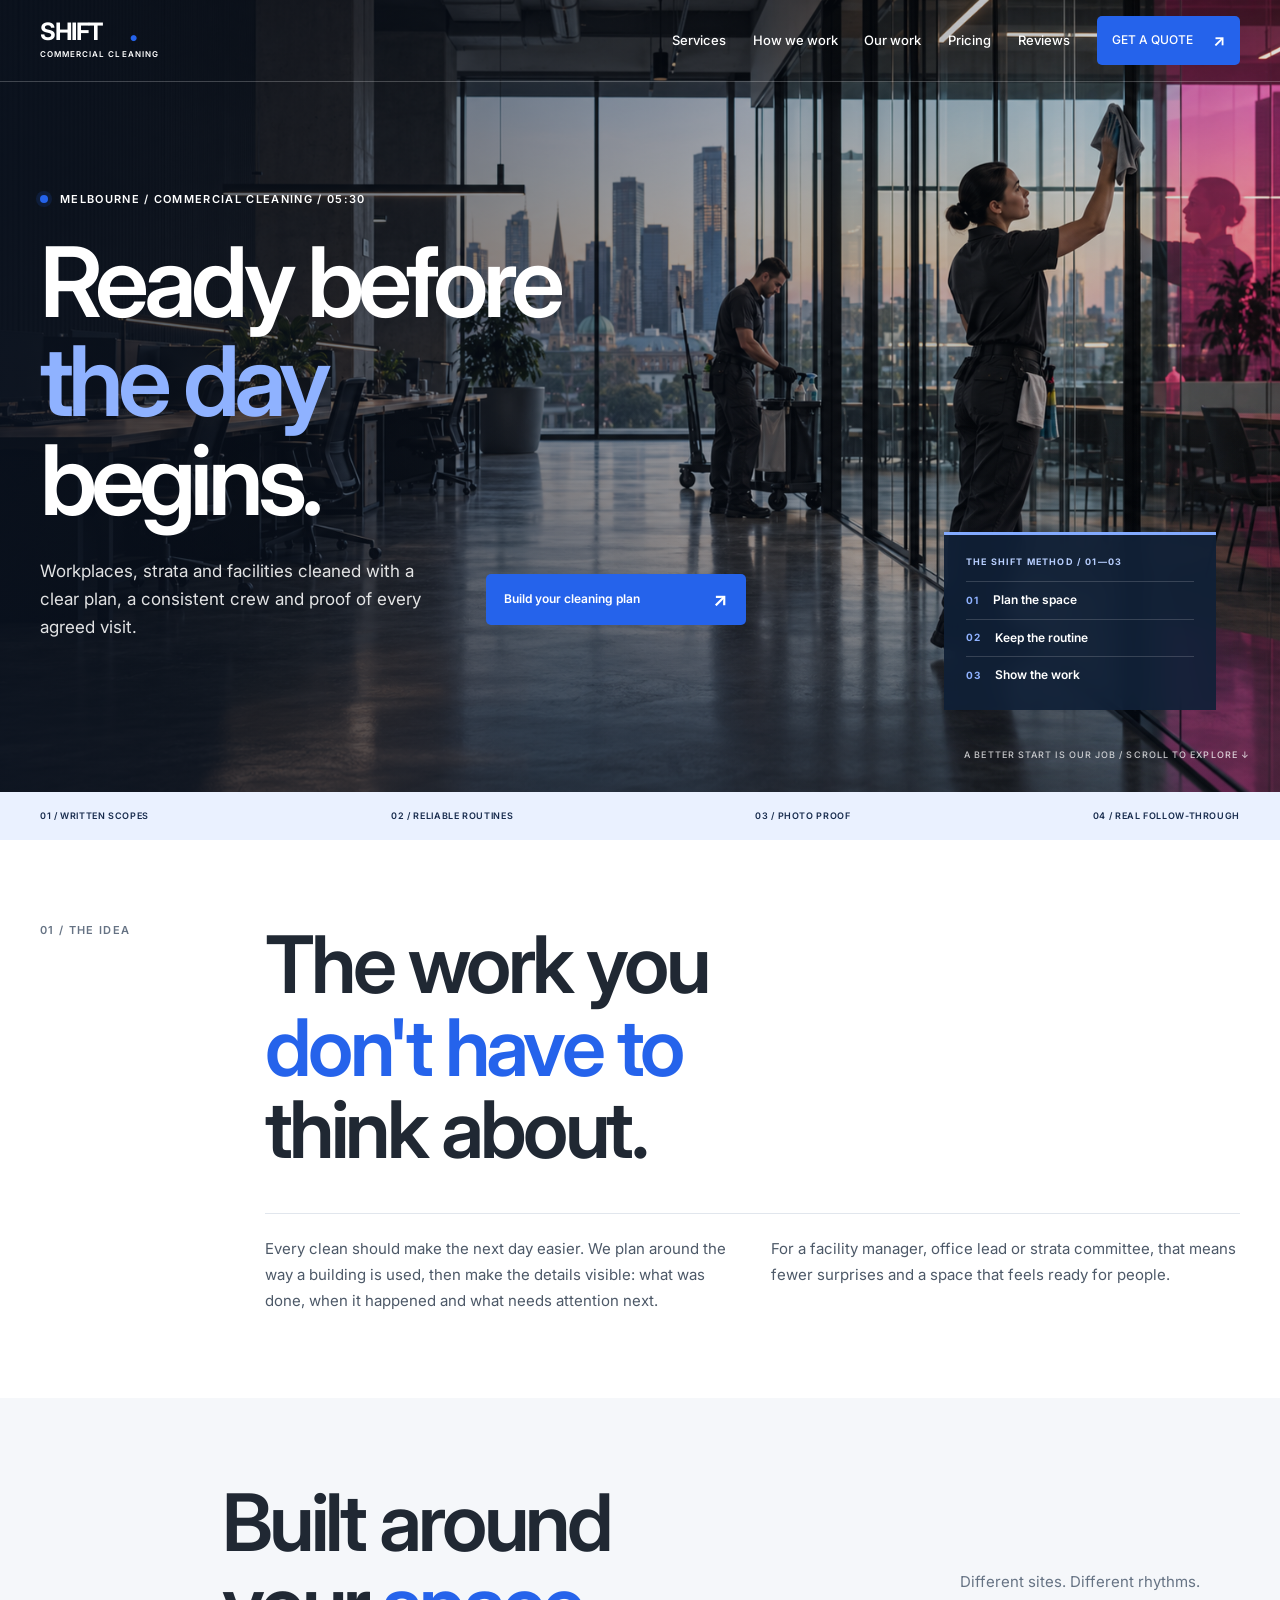
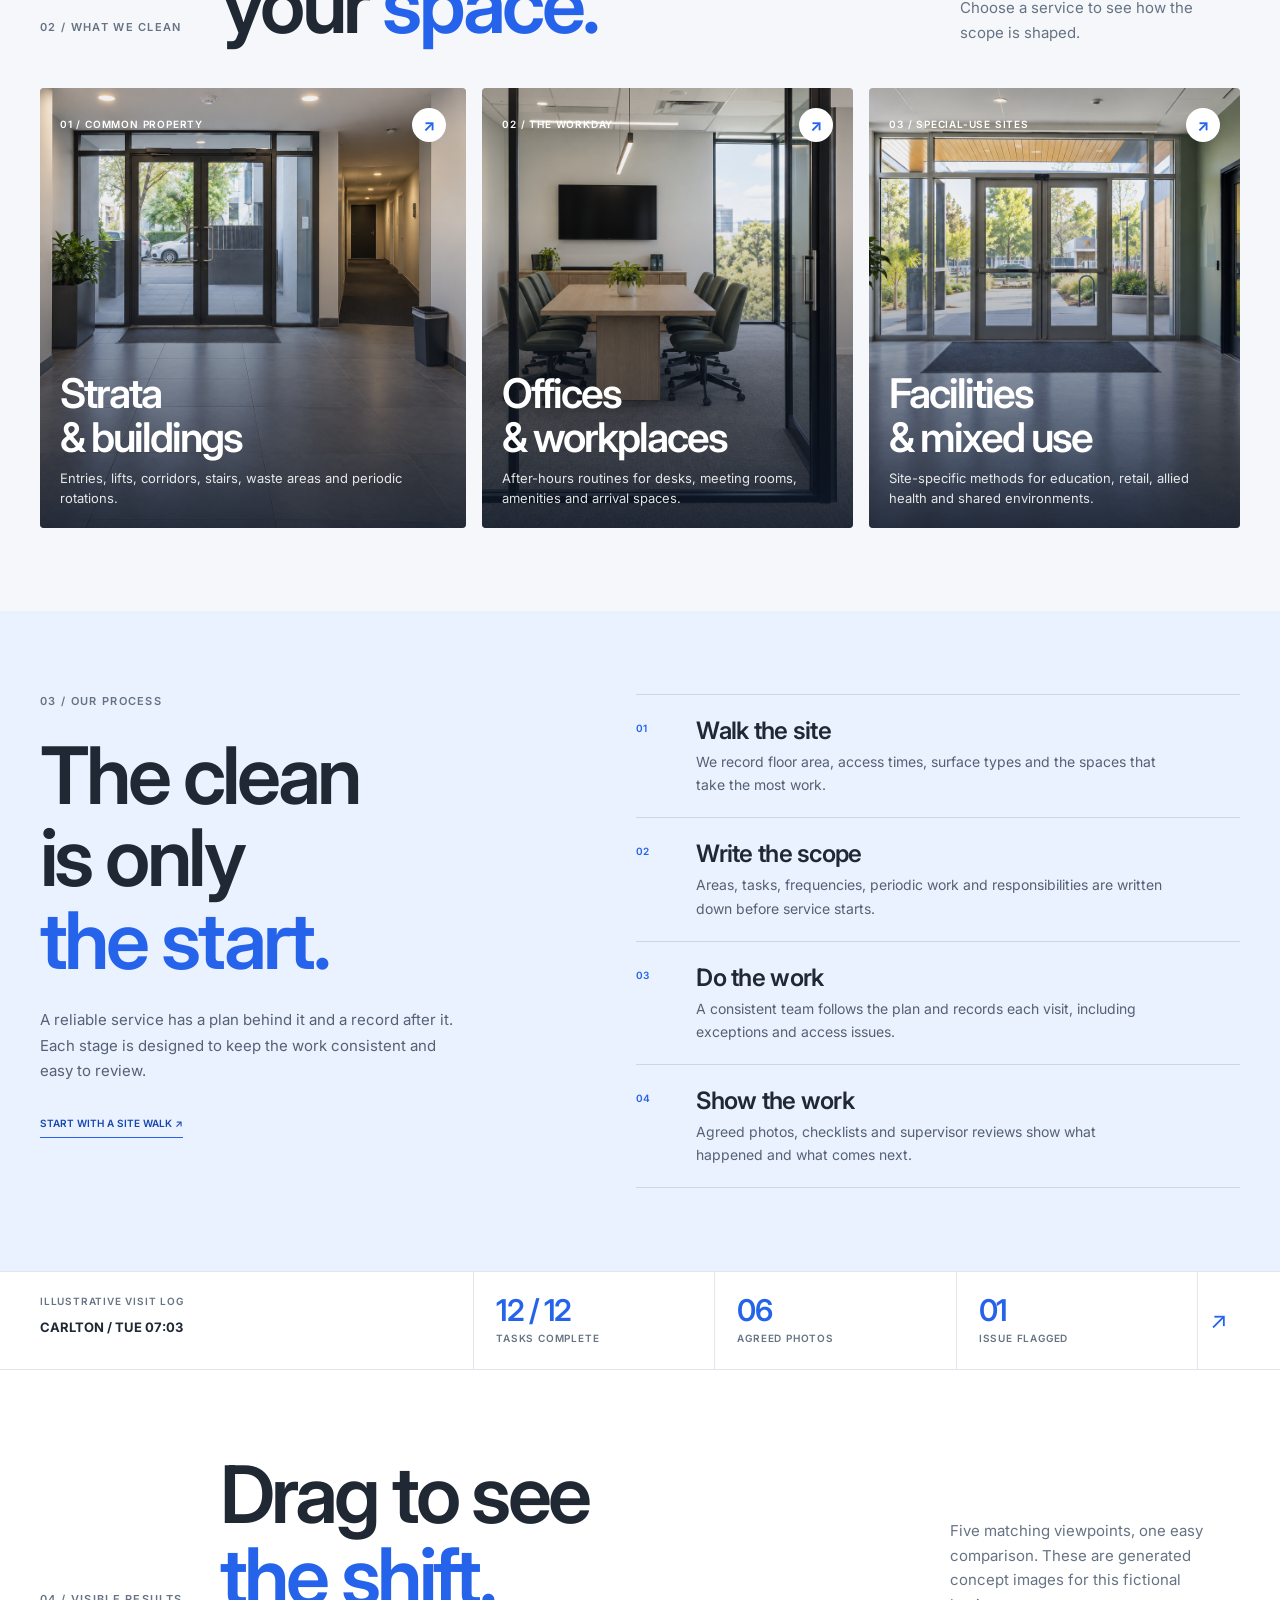
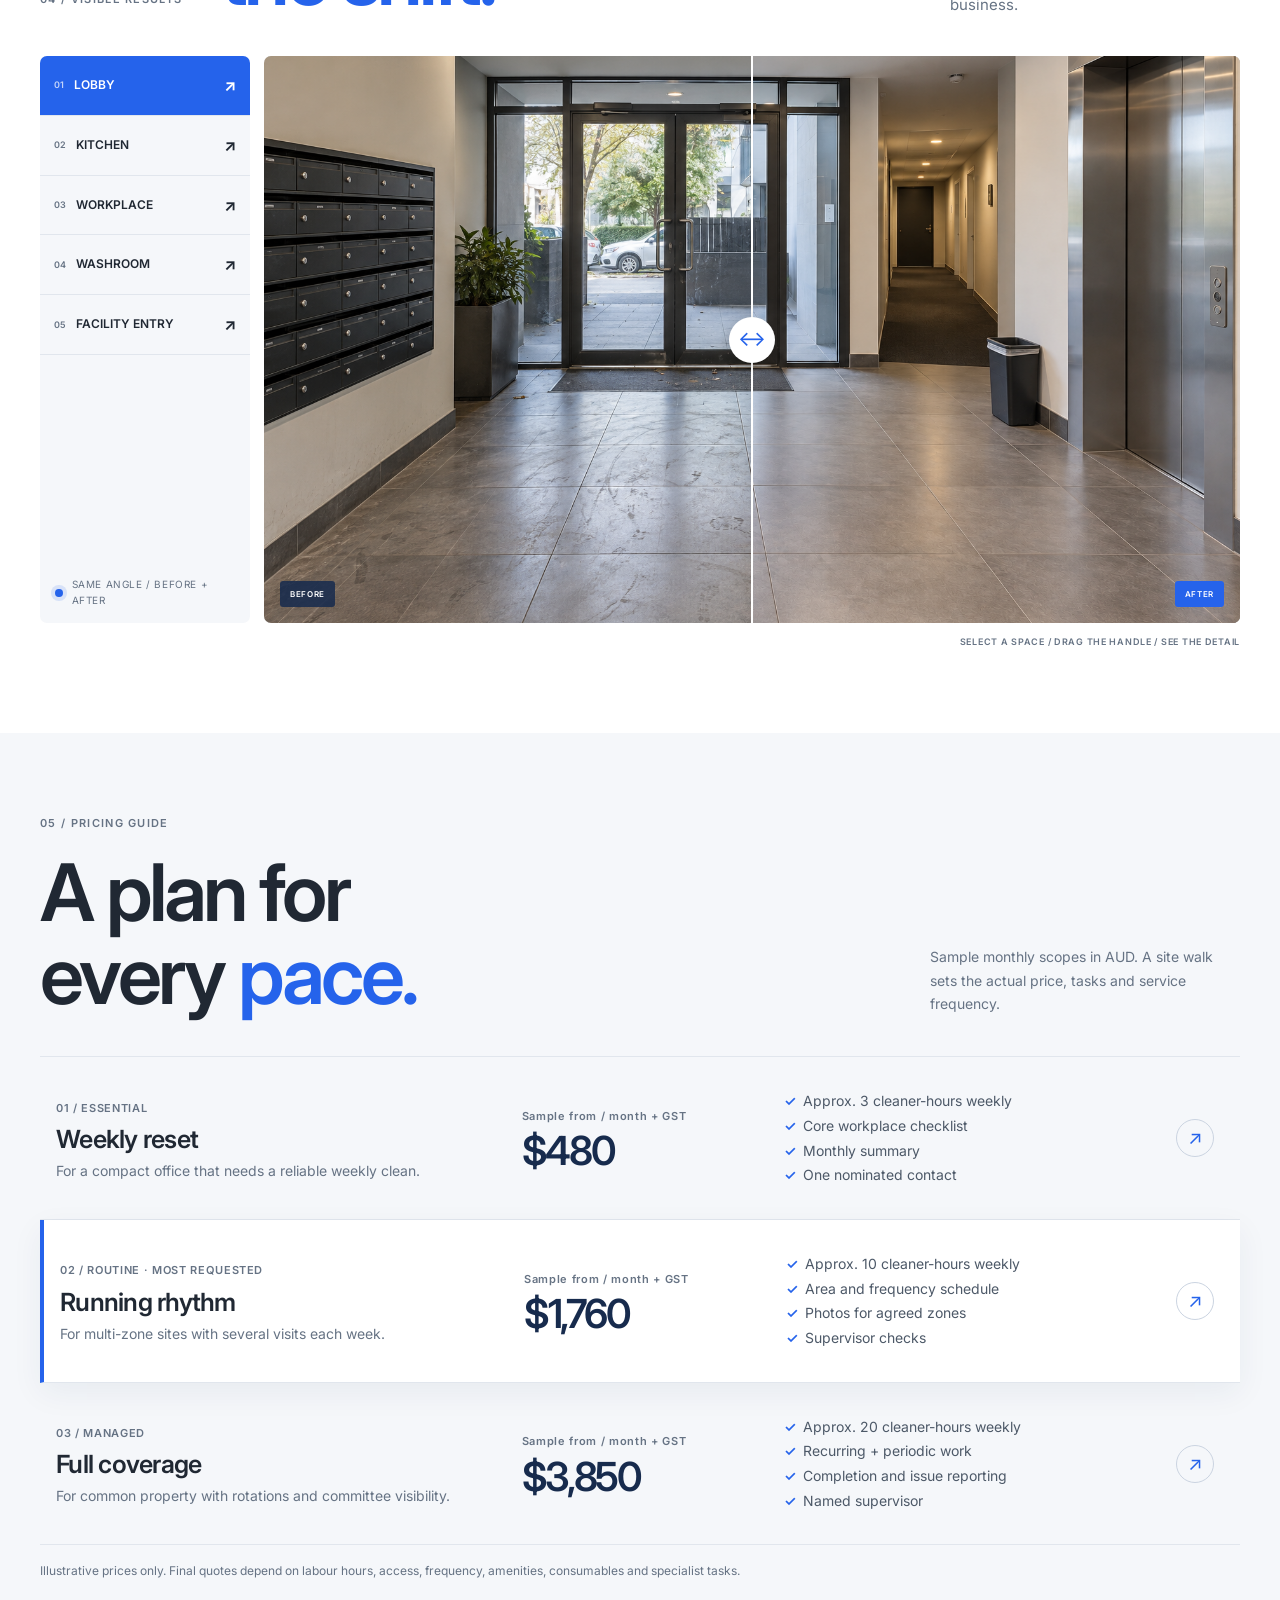
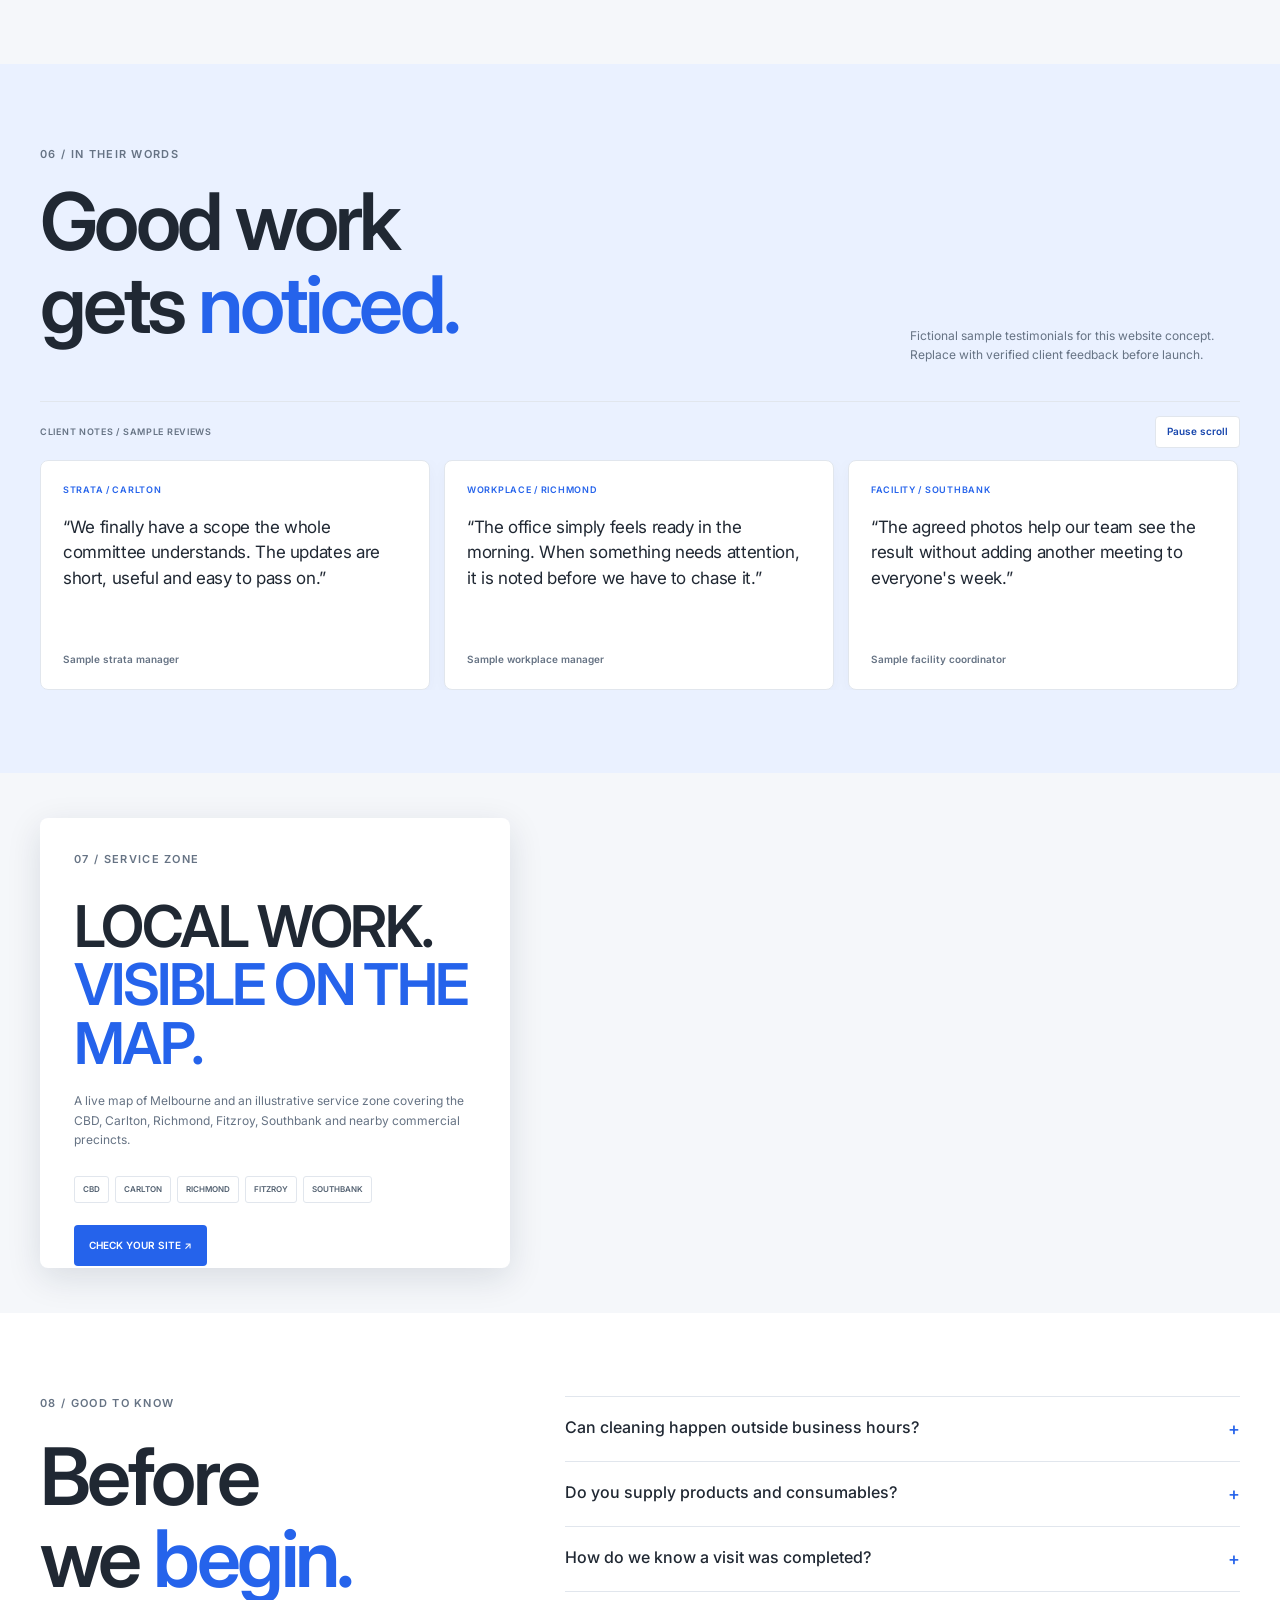
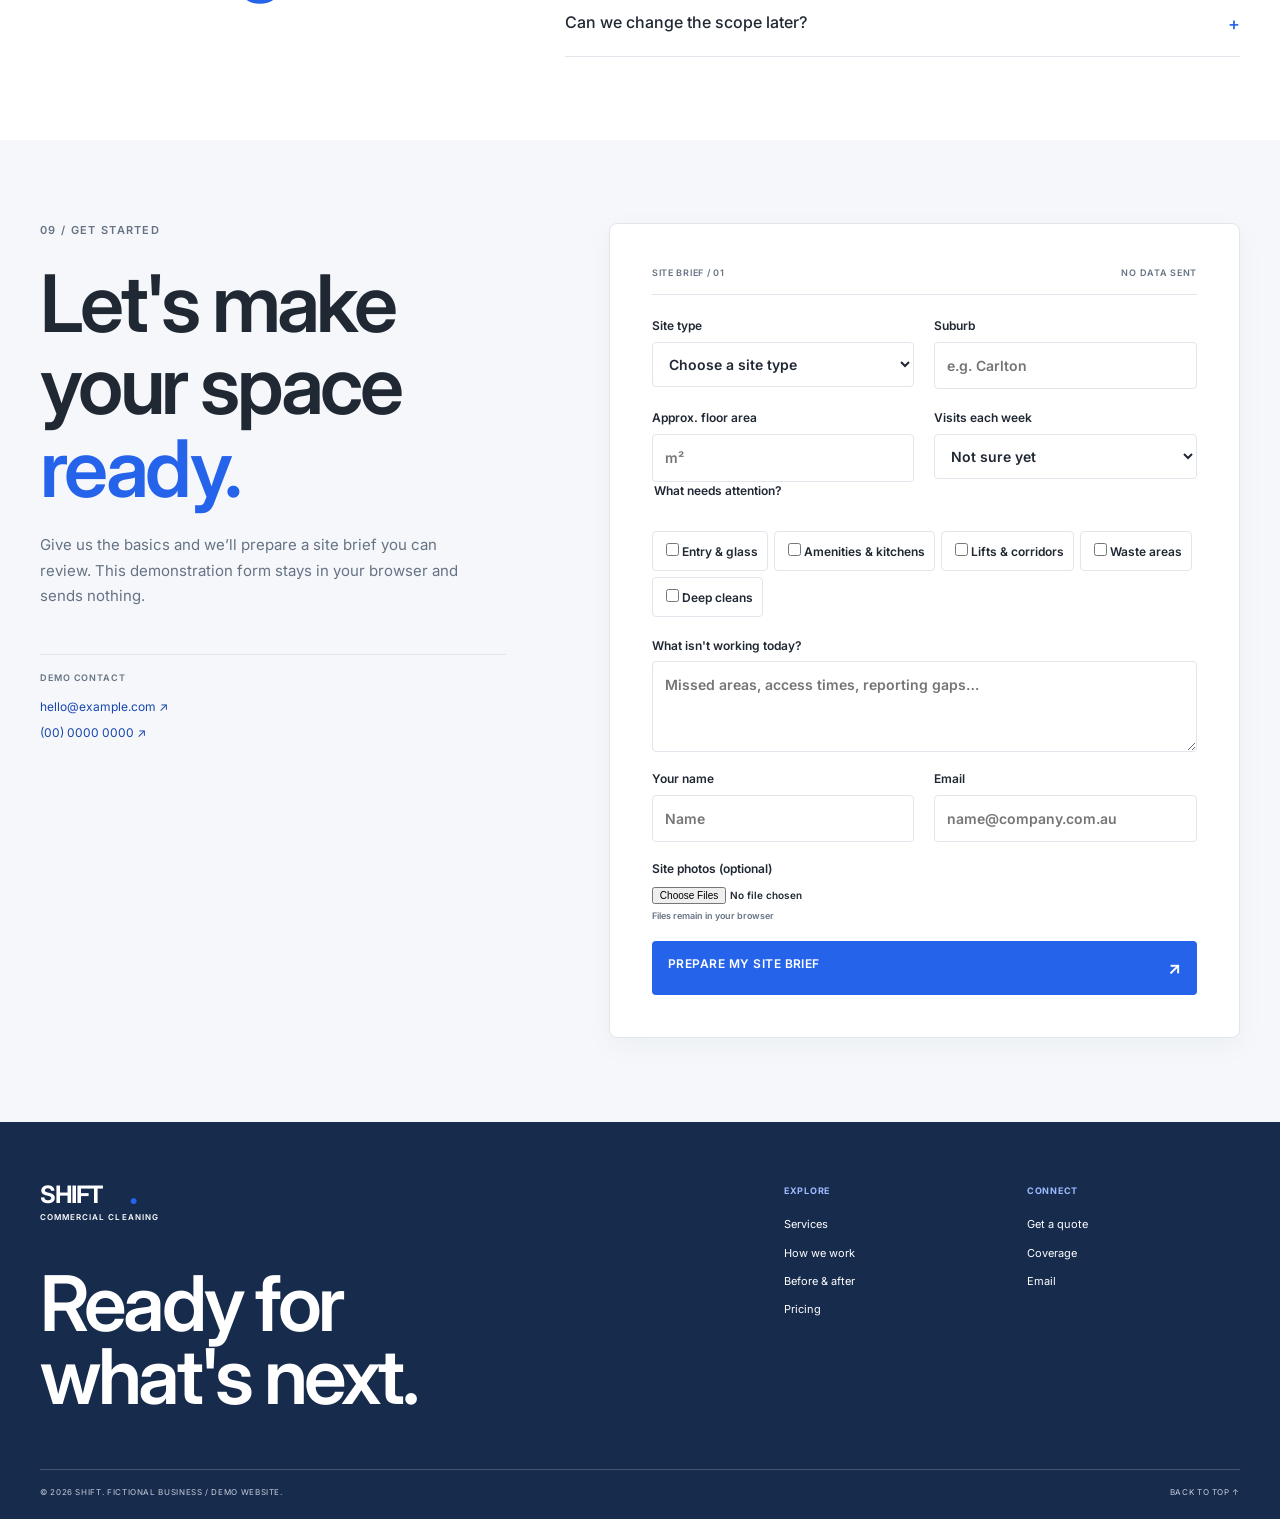
<file: index.html>
<!doctype html>
<html lang="en-AU">
<head>
  <meta charset="utf-8">
  <meta name="viewport" content="width=device-width, initial-scale=1">
  <meta name="description" content="SHIFT is a fictional Melbourne commercial cleaning concept for workplaces, strata and facilities.">
  <title>SHIFT — Ready before the day begins</title>
  <link rel="preconnect" href="https://fonts.googleapis.com">
  <link rel="preconnect" href="https://fonts.gstatic.com" crossorigin>
  <link href="https://fonts.googleapis.com/css2?family=Inter:wght@400;500;600;700;800&display=swap" rel="stylesheet">
  <link rel="stylesheet" href="style.css?v=20261004-design4">
</head>
<body>
  <header class="site-header" id="top">
    <a class="logo" href="#top" aria-label="SHIFT home">SHIFT<span>●</span><small>COMMERCIAL CLEANING</small></a>
    <button class="menu-toggle" type="button" aria-label="Open navigation" aria-expanded="false" aria-controls="primary-nav"><span></span><span></span></button>
    <nav class="nav" id="primary-nav" aria-label="Primary navigation"><a href="#services">Services</a><a href="#approach">How we work</a><a href="#work">Our work</a><a href="#pricing">Pricing</a><a href="#reviews">Reviews</a><a class="nav-cta" href="#contact">GET A QUOTE <b>↗</b></a></nav>
  </header>
  <main>
    <section class="hero" aria-labelledby="hero-title">
      <img class="hero-photo" src="assets/shift-hero.png" alt="Professional cleaners preparing a modern Melbourne office before the workday" fetchpriority="high">
      <div class="hero-shade"></div>
      <div class="hero-content layout"><p class="hero-overline"><span class="pink-dot"></span> MELBOURNE / COMMERCIAL CLEANING / 05:30</p><h1 id="hero-title">Ready before<br><span>the day</span><br>begins.</h1><div class="hero-lower"><p>Workplaces, strata and facilities cleaned with a clear plan, a consistent crew and proof of every agreed visit.</p><a class="arrow-button" href="#contact"><span>Build your cleaning plan</span><b>↗</b></a></div></div>
      <div class="hero-proof" aria-label="Our service approach"><span>THE SHIFT METHOD / 01—03</span><div><b>01</b> Plan the space</div><div><b>02</b> Keep the routine</div><div><b>03</b> Show the work</div></div>
      <div class="hero-side">A BETTER START IS OUR JOB / SCROLL TO EXPLORE ↓</div>
    </section>
    <section class="signal-bar"><div class="layout"><span>01 / WRITTEN SCOPES</span><span>02 / RELIABLE ROUTINES</span><span>03 / PHOTO PROOF</span><span>04 / REAL FOLLOW-THROUGH</span></div></section>
    <section class="manifesto section" id="about"><div class="layout manifesto-grid"><p class="section-index">01 / THE IDEA</p><div><h2>The work you<br><span>don't have to</span><br>think about.</h2><div class="manifesto-copy"><p>Every clean should make the next day easier. We plan around the way a building is used, then make the details visible: what was done, when it happened and what needs attention next.</p><p>For a facility manager, office lead or strata committee, that means fewer surprises and a space that feels ready for people.</p></div></div></div></section>
    <section class="services section" id="services"><div class="layout"><div class="section-heading"><p class="section-index">02 / WHAT WE CLEAN</p><h2>Built around<br>your <span>space.</span></h2><p>Different sites. Different rhythms. Choose a service to see how the scope is shaped.</p></div><div class="service-tiles">
      <a class="service-tile tile-strata" href="industries/strata.html"><img src="assets/lobby-after.png" alt="Clean strata lobby" loading="lazy"><div class="tile-shade"></div><div class="tile-top"><span>01 / COMMON PROPERTY</span><b>↗</b></div><div class="tile-bottom"><h3>Strata<br>& buildings</h3><p>Entries, lifts, corridors, stairs, waste areas and periodic rotations.</p></div></a>
      <a class="service-tile tile-office" href="industries/offices.html"><img src="assets/workplace-after.png" alt="Clean workplace interior" loading="lazy"><div class="tile-shade"></div><div class="tile-top"><span>02 / THE WORKDAY</span><b>↗</b></div><div class="tile-bottom"><h3>Offices<br>& workplaces</h3><p>After-hours routines for desks, meeting rooms, amenities and arrival spaces.</p></div></a>
      <a class="service-tile tile-facility" href="industries/facilities.html"><img src="assets/facility-after.png" alt="Clean facility entry" loading="lazy"><div class="tile-shade"></div><div class="tile-top"><span>03 / SPECIAL-USE SITES</span><b>↗</b></div><div class="tile-bottom"><h3>Facilities<br>& mixed use</h3><p>Site-specific methods for education, retail, allied health and shared environments.</p></div></a>
    </div></div></section>
    <section class="approach section" id="approach"><div class="layout approach-grid"><div class="approach-intro"><p class="section-index">03 / OUR PROCESS</p><h2>The clean<br>is only<br><span>the start.</span></h2><p>A reliable service has a plan behind it and a record after it. Each stage is designed to keep the work consistent and easy to review.</p><a class="outline-link" href="#contact">START WITH A SITE WALK ↗</a></div><div class="approach-list"><article><span>01</span><div><h3>Walk the site</h3><p>We record floor area, access times, surface types and the spaces that take the most work.</p></div></article><article><span>02</span><div><h3>Write the scope</h3><p>Areas, tasks, frequencies, periodic work and responsibilities are written down before service starts.</p></div></article><article><span>03</span><div><h3>Do the work</h3><p>A consistent team follows the plan and records each visit, including exceptions and access issues.</p></div></article><article><span>04</span><div><h3>Show the work</h3><p>Agreed photos, checklists and supervisor reviews show what happened and what comes next.</p></div></article></div></div></section>
    <section class="record"><div class="layout record-grid"><div><span>ILLUSTRATIVE VISIT LOG</span><strong>CARLTON / TUE 07:03</strong></div><div><b>12 / 12</b><span>TASKS COMPLETE</span></div><div><b>06</b><span>AGREED PHOTOS</span></div><div><b>01</b><span>ISSUE FLAGGED</span></div><a href="#work" aria-label="See before and after work">↗</a></div></section>
    <section class="work section" id="work"><div class="layout"><div class="work-heading"><p class="section-index">04 / VISIBLE RESULTS</p><h2>Drag to see<br><span>the shift.</span></h2><p>Five matching viewpoints, one easy comparison. These are generated concept images for this fictional business.</p></div><div class="work-grid"><div class="scene-menu" role="group" aria-label="Choose a cleaning result"><button type="button" class="active" data-compare-set data-before="assets/lobby-before.png" data-after="assets/lobby-after.png" data-name="Lobby" aria-pressed="true"><span>01</span> LOBBY <b>↗</b></button><button type="button" data-compare-set data-before="assets/kitchen-before.png" data-after="assets/kitchen-after.png" data-name="Kitchen" aria-pressed="false"><span>02</span> KITCHEN <b>↗</b></button><button type="button" data-compare-set data-before="assets/workplace-before.png" data-after="assets/workplace-after.png" data-name="Workplace" aria-pressed="false"><span>03</span> WORKPLACE <b>↗</b></button><button type="button" data-compare-set data-before="assets/washroom-before.png" data-after="assets/washroom-after.png" data-name="Washroom" aria-pressed="false"><span>04</span> WASHROOM <b>↗</b></button><button type="button" data-compare-set data-before="assets/facility-before.png" data-after="assets/facility-after.png" data-name="Facility entry" aria-pressed="false"><span>05</span> FACILITY ENTRY <b>↗</b></button><div class="scene-note"><span class="pink-dot"></span> SAME ANGLE / BEFORE + AFTER</div></div><div class="compare" data-compare style="--position:50%"><img class="compare-before" src="assets/lobby-before.png" alt="Lobby before cleaning"><div class="compare-after"><img src="assets/lobby-after.png" alt="Lobby after cleaning"></div><span class="compare-label label-left">BEFORE</span><span class="compare-label label-right">AFTER</span><div class="compare-line"><span>↔</span></div><input type="range" min="0" max="100" value="50" aria-label="Move to compare before and after cleaning"></div></div><p class="work-caption">SELECT A SPACE / DRAG THE HANDLE / SEE THE DETAIL</p></div></section>
    <section class="pricing section" id="pricing"><div class="layout"><div class="pricing-heading"><div><p class="section-index">05 / PRICING GUIDE</p><h2>A plan for<br>every <span>pace.</span></h2></div><p>Sample monthly scopes in AUD. A site walk sets the actual price, tasks and service frequency.</p></div><div class="plan-list"><article><div class="plan-id"><span>01 / ESSENTIAL</span><h3>Weekly reset</h3><p>For a compact office that needs a reliable weekly clean.</p></div><div class="plan-price"><small>Sample from / month + GST</small><strong>$480</strong></div><ul><li>Approx. 3 cleaner-hours weekly</li><li>Core workplace checklist</li><li>Monthly summary</li><li>One nominated contact</li></ul><a href="#contact" aria-label="Scope weekly reset">↗</a></article><article class="featured"><div class="plan-id"><span>02 / ROUTINE · MOST REQUESTED</span><h3>Running rhythm</h3><p>For multi-zone sites with several visits each week.</p></div><div class="plan-price"><small>Sample from / month + GST</small><strong>$1,760</strong></div><ul><li>Approx. 10 cleaner-hours weekly</li><li>Area and frequency schedule</li><li>Photos for agreed zones</li><li>Supervisor checks</li></ul><a href="#contact" aria-label="Scope running rhythm">↗</a></article><article><div class="plan-id"><span>03 / MANAGED</span><h3>Full coverage</h3><p>For common property with rotations and committee visibility.</p></div><div class="plan-price"><small>Sample from / month + GST</small><strong>$3,850</strong></div><ul><li>Approx. 20 cleaner-hours weekly</li><li>Recurring + periodic work</li><li>Completion and issue reporting</li><li>Named supervisor</li></ul><a href="#contact" aria-label="Scope full coverage">↗</a></article></div><p class="pricing-note">Illustrative prices only. Final quotes depend on labour hours, access, frequency, amenities, consumables and specialist tasks.</p></div></section>
    <section class="reviews section" id="reviews"><div class="layout"><div class="reviews-heading"><div><p class="section-index">06 / IN THEIR WORDS</p><h2>Good work<br>gets <span>noticed.</span></h2></div><p class="review-disclaimer">Fictional sample testimonials for this website concept. Replace with verified client feedback before launch.</p></div><div class="quote-marquee" data-marquee role="region" aria-label="Continuously scrolling sample testimonials"><div class="marquee-tools"><span>CLIENT NOTES / SAMPLE REVIEWS</span><button class="marquee-control" type="button" data-marquee-toggle aria-pressed="false">Pause scroll</button></div><div class="quote-window"><div class="quote-track"><div class="quote-set"><article class="quote-card"><span>STRATA / CARLTON</span><p>“We finally have a scope the whole committee understands. The updates are short, useful and easy to pass on.”</p><strong>Sample strata manager</strong></article><article class="quote-card"><span>WORKPLACE / RICHMOND</span><p>“The office simply feels ready in the morning. When something needs attention, it is noted before we have to chase it.”</p><strong>Sample workplace manager</strong></article><article class="quote-card"><span>FACILITY / SOUTHBANK</span><p>“The agreed photos help our team see the result without adding another meeting to everyone's week.”</p><strong>Sample facility coordinator</strong></article></div><div class="quote-set" aria-hidden="true"><article class="quote-card"><span>STRATA / CARLTON</span><p>“We finally have a scope the whole committee understands. The updates are short, useful and easy to pass on.”</p><strong>Sample strata manager</strong></article><article class="quote-card"><span>WORKPLACE / RICHMOND</span><p>“The office simply feels ready in the morning. When something needs attention, it is noted before we have to chase it.”</p><strong>Sample workplace manager</strong></article><article class="quote-card"><span>FACILITY / SOUTHBANK</span><p>“The agreed photos help our team see the result without adding another meeting to everyone's week.”</p><strong>Sample facility coordinator</strong></article></div></div></div></div></section>
    <section class="location" id="location"><div class="location-map"><iframe title="OpenStreetMap showing Melbourne service area" src="https://www.openstreetmap.org/export/embed.html?bbox=144.742%2C-38.033%2C145.232%2C-37.630&amp;layer=mapnik&amp;marker=-37.8136%2C144.9631" loading="lazy"></iframe></div><div class="location-card"><p class="section-index">07 / SERVICE ZONE</p><h2>LOCAL WORK.<br><span>VISIBLE ON THE MAP.</span></h2><p>A live map of Melbourne and an illustrative service zone covering the CBD, Carlton, Richmond, Fitzroy, Southbank and nearby commercial precincts.</p><div class="location-chips"><span>CBD</span><span>CARLTON</span><span>RICHMOND</span><span>FITZROY</span><span>SOUTHBANK</span></div><a href="#contact">CHECK YOUR SITE ↗</a></div></section>
    <section class="faq section" id="faq"><div class="layout faq-grid"><div><p class="section-index">08 / GOOD TO KNOW</p><h2>Before<br>we <span>begin.</span></h2></div><div><details><summary>Can cleaning happen outside business hours?</summary><p>Yes. The service window, access arrangements and alarm process are agreed during the site walk.</p></details><details><summary>Do you supply products and consumables?</summary><p>Products and equipment are part of the scope. Washroom consumables can be included or supplied by the site, depending on the agreed plan.</p></details><details><summary>How do we know a visit was completed?</summary><p>An agreed visit record can include attendance, checklist status, photos for selected zones and any access or maintenance issues.</p></details><details><summary>Can we change the scope later?</summary><p>Yes. The scope can be reviewed when occupancy, operating hours or site needs change.</p></details></div></div></section>
    <section class="contact section" id="contact"><div class="layout contact-grid"><div class="contact-intro"><p class="section-index">09 / GET STARTED</p><h2>Let's make<br>your space<br><span>ready.</span></h2><p>Give us the basics and we’ll prepare a site brief you can review. This demonstration form stays in your browser and sends nothing.</p><div class="contact-direct"><span>DEMO CONTACT</span><a href="mailto:hello@example.com">hello@example.com ↗</a><a href="tel:+61000000000">(00) 0000 0000 ↗</a></div></div><form class="quote-form" data-brief-form novalidate><div class="form-top"><span>SITE BRIEF / 01</span><span>NO DATA SENT</span></div><div class="form-fields"><label>Site type<select name="site" required><option value="">Choose a site type</option><option>Strata / common property</option><option>Office / workplace</option><option>Facility / mixed use</option></select></label><label>Suburb<input name="suburb" required placeholder="e.g. Carlton"></label><label>Approx. floor area<input name="area" type="number" min="1" placeholder="m²"></label><label>Visits each week<select name="visits"><option>Not sure yet</option><option>1 visit</option><option>2–3 visits</option><option>4–5 visits</option><option>Daily</option></select></label></div><fieldset><legend>What needs attention?</legend><div class="checkboxes"><label><input type="checkbox" name="areas" value="Entry and glass"><span>Entry & glass</span></label><label><input type="checkbox" name="areas" value="Amenities and kitchens"><span>Amenities & kitchens</span></label><label><input type="checkbox" name="areas" value="Lifts and corridors"><span>Lifts & corridors</span></label><label><input type="checkbox" name="areas" value="Waste areas"><span>Waste areas</span></label><label><input type="checkbox" name="areas" value="Periodic deep cleans"><span>Deep cleans</span></label></div></fieldset><label class="full-field">What isn't working today?<textarea name="priority" rows="3" placeholder="Missed areas, access times, reporting gaps…"></textarea></label><div class="form-fields"><label>Your name<input name="name" required placeholder="Name"></label><label>Email<input name="email" type="email" required placeholder="name@company.com.au"></label></div><label class="file-field">Site photos (optional)<input name="photos" type="file" accept="image/*" multiple><small data-file-label>Files remain in your browser</small></label><p class="form-error" role="alert" hidden>Enter a site type, suburb, name and valid email.</p><button class="submit-button" type="submit">PREPARE MY SITE BRIEF <b>↗</b></button><div class="form-result" hidden aria-live="polite"></div></form></div></section>
  </main>
  <footer class="site-footer"><div class="layout"><div class="footer-top"><div><a class="logo" href="#top">SHIFT<span>●</span><small>COMMERCIAL CLEANING</small></a><h2>Ready for<br>what's next.</h2></div><div class="footer-links"><div><b>EXPLORE</b><a href="#services">Services</a><a href="#approach">How we work</a><a href="#work">Before & after</a><a href="#pricing">Pricing</a></div><div><b>CONNECT</b><a href="#contact">Get a quote</a><a href="#location">Coverage</a><a href="mailto:hello@example.com">Email</a></div></div></div><div class="footer-bottom"><span>© 2026 SHIFT. FICTIONAL BUSINESS / DEMO WEBSITE.</span><a href="#top">BACK TO TOP ↑</a></div></div></footer>
  <script src="script.js?v=20261004c"></script>
</body>
</html>
</file>
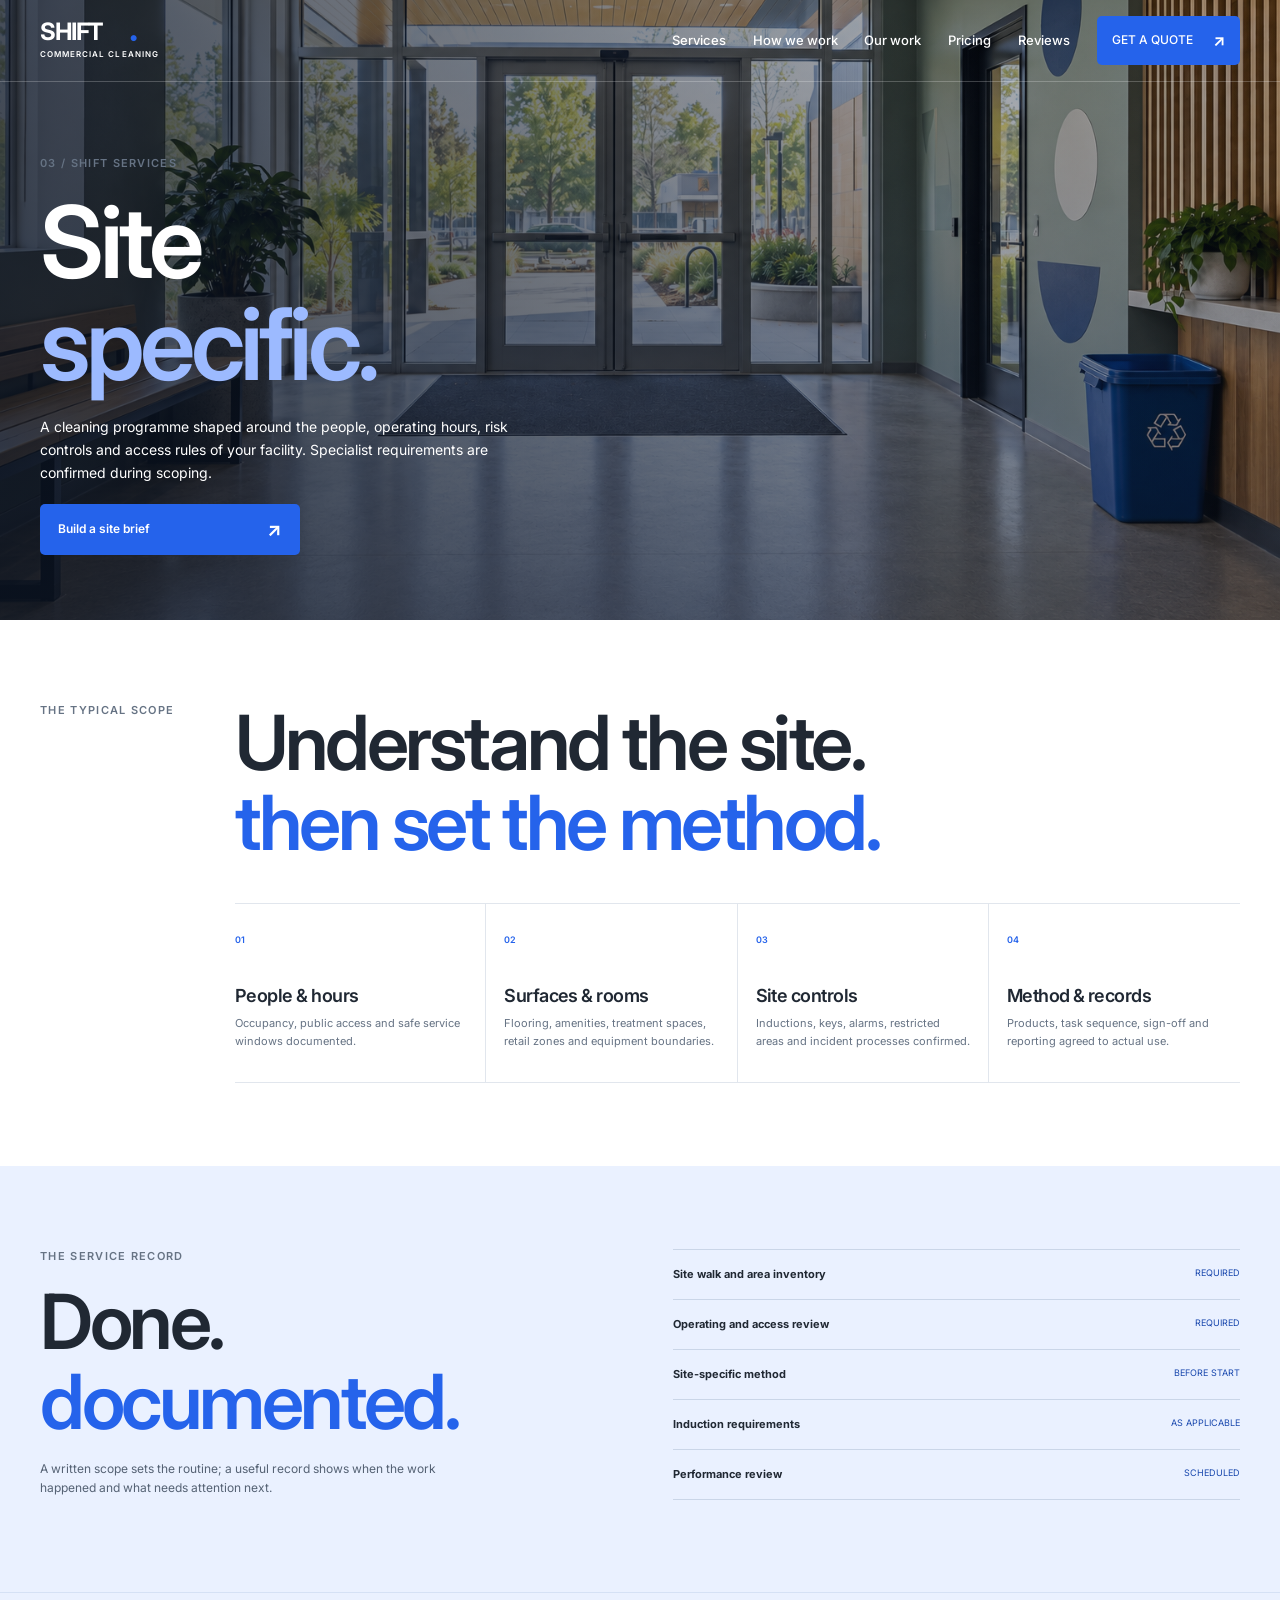
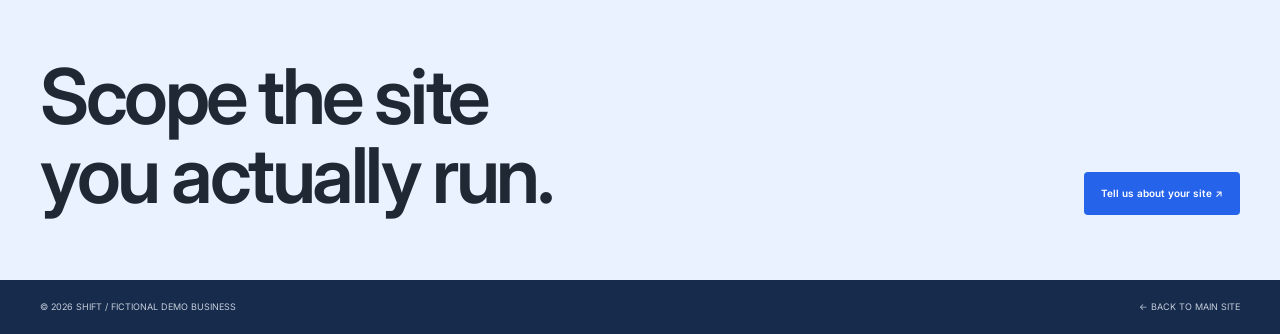
<file: industries/facilities.html>
<!doctype html>
<html lang="en-AU"><head><meta charset="utf-8"><meta name="viewport" content="width=device-width, initial-scale=1">
<meta name="description" content="SHIFT commercial cleaning concept: Facilities &amp; mixed use."><title>Facilities &amp; mixed use — SHIFT</title>
<link rel="preconnect" href="https://fonts.googleapis.com"><link rel="preconnect" href="https://fonts.gstatic.com" crossorigin>
<link href="https://fonts.googleapis.com/css2?family=Inter:wght@400;500;600;700;800&display=swap" rel="stylesheet">
<link rel="stylesheet" href="../style.css?v=20261004-design4"></head><body>
<header class="site-header"><a class="logo" href="../index.html" aria-label="SHIFT home">SHIFT<span>●</span><small>COMMERCIAL CLEANING</small></a><button class="menu-toggle" type="button" aria-label="Open navigation" aria-expanded="false" aria-controls="primary-nav"><span></span><span></span></button>
<nav class="nav" id="primary-nav" aria-label="Primary navigation"><a href="../index.html#services">Services</a><a href="../index.html#approach">How we work</a><a href="../index.html#work">Our work</a><a href="../index.html#pricing">Pricing</a><a href="../index.html#reviews">Reviews</a><a class="nav-cta" href="../index.html#contact">GET A QUOTE <b>↗</b></a></nav></header>
<main><section class="detail-hero"><img src="../assets/facility-after.png" alt="Facilities &amp; mixed use cleaned space"><div class="detail-hero-shade"></div><div class="layout"><p class="section-index">03 / SHIFT SERVICES</p><h1>Site<br><span>specific.</span></h1><p>A cleaning programme shaped around the people, operating hours, risk controls and access rules of your facility. Specialist requirements are confirmed during scoping.</p><a class="arrow-button" href="../index.html#contact"><span>Build a site brief</span><b>↗</b></a></div></section>
<section class="detail-intro section"><div class="layout detail-intro-grid"><p class="section-index">THE TYPICAL SCOPE</p><div><h2>Understand the site.<br><span>then set the method.</span></h2><div class="zone-grid"><article><span>01</span><h3>People &amp; hours</h3><p>Occupancy, public access and safe service windows documented.</p></article><article><span>02</span><h3>Surfaces &amp; rooms</h3><p>Flooring, amenities, treatment spaces, retail zones and equipment boundaries.</p></article><article><span>03</span><h3>Site controls</h3><p>Inductions, keys, alarms, restricted areas and incident processes confirmed.</p></article><article><span>04</span><h3>Method &amp; records</h3><p>Products, task sequence, sign-off and reporting agreed to actual use.</p></article></div></div></div></section>
<section class="detail-controls section"><div class="layout detail-controls-grid"><div><p class="section-index">THE SERVICE RECORD</p><h2>Done.<br><span>documented.</span></h2><p>A written scope sets the routine; a useful record shows when the work happened and what needs attention next.</p></div><ul><li><strong>Site walk and area inventory</strong><span>REQUIRED</span></li><li><strong>Operating and access review</strong><span>REQUIRED</span></li><li><strong>Site-specific method</strong><span>BEFORE START</span></li><li><strong>Induction requirements</strong><span>AS APPLICABLE</span></li><li><strong>Performance review</strong><span>SCHEDULED</span></li></ul></div></section>
<section class="detail-cta"><div class="layout"><h2>Scope the site<br>you actually run.</h2><a href="../index.html#contact">Tell us about your site ↗</a></div></section></main>
<footer class="detail-footer"><span>© 2026 SHIFT / FICTIONAL DEMO BUSINESS</span><a href="../index.html">← BACK TO MAIN SITE</a></footer>
<script src="../script.js?v=20261004c"></script></body></html>
</file>
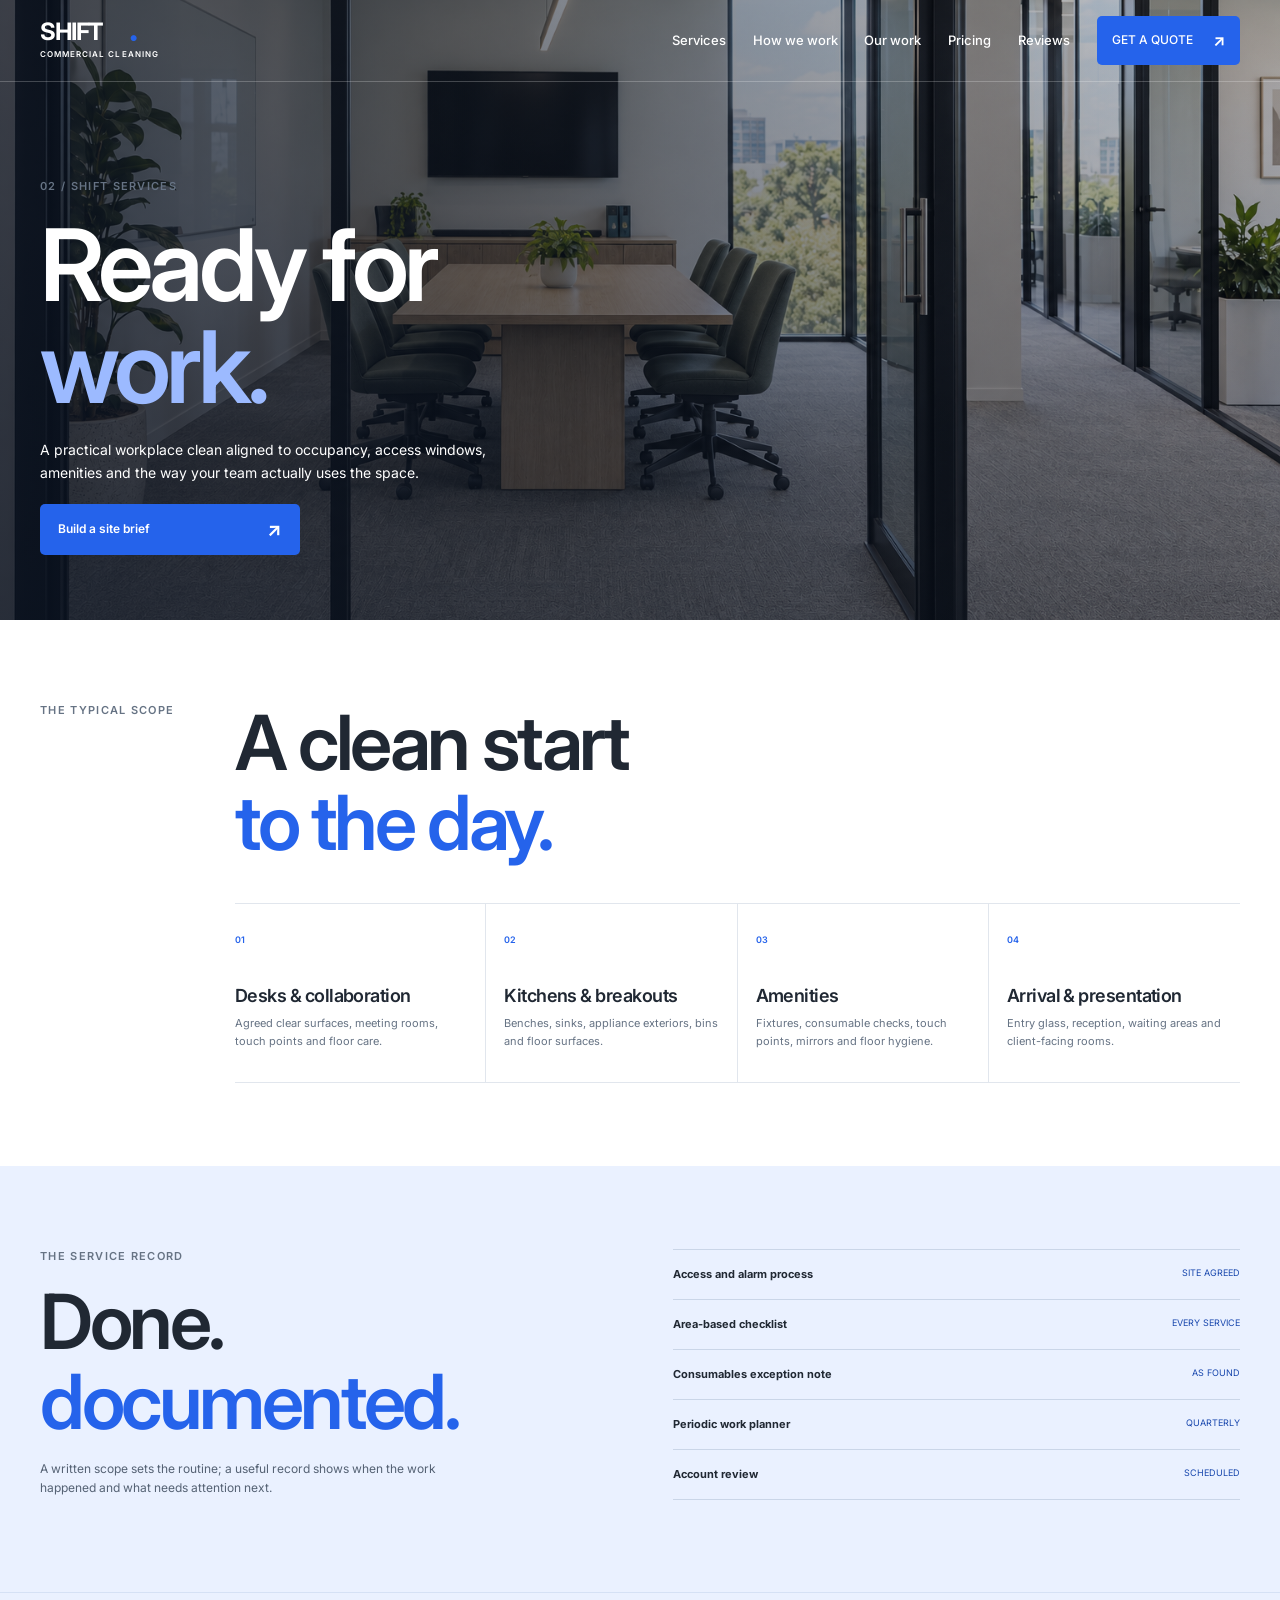
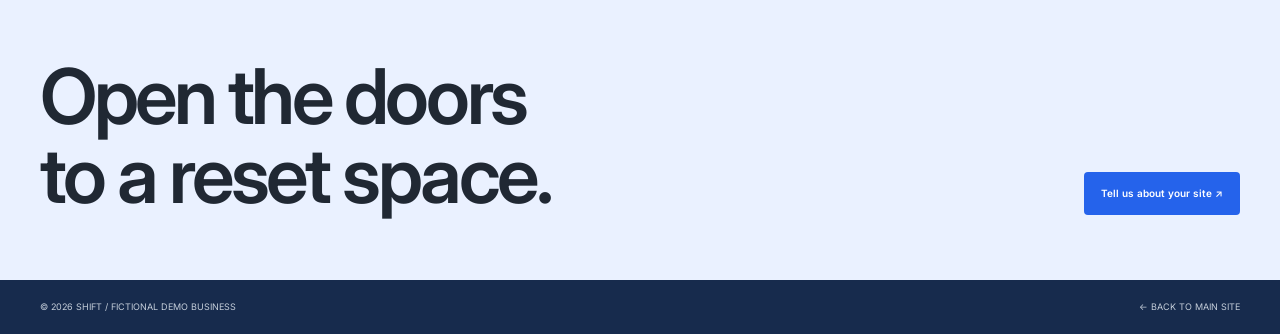
<file: industries/offices.html>
<!doctype html>
<html lang="en-AU"><head><meta charset="utf-8"><meta name="viewport" content="width=device-width, initial-scale=1">
<meta name="description" content="SHIFT commercial cleaning concept: Offices &amp; workplaces."><title>Offices &amp; workplaces — SHIFT</title>
<link rel="preconnect" href="https://fonts.googleapis.com"><link rel="preconnect" href="https://fonts.gstatic.com" crossorigin>
<link href="https://fonts.googleapis.com/css2?family=Inter:wght@400;500;600;700;800&display=swap" rel="stylesheet">
<link rel="stylesheet" href="../style.css?v=20261004-design4"></head><body>
<header class="site-header"><a class="logo" href="../index.html" aria-label="SHIFT home">SHIFT<span>●</span><small>COMMERCIAL CLEANING</small></a><button class="menu-toggle" type="button" aria-label="Open navigation" aria-expanded="false" aria-controls="primary-nav"><span></span><span></span></button>
<nav class="nav" id="primary-nav" aria-label="Primary navigation"><a href="../index.html#services">Services</a><a href="../index.html#approach">How we work</a><a href="../index.html#work">Our work</a><a href="../index.html#pricing">Pricing</a><a href="../index.html#reviews">Reviews</a><a class="nav-cta" href="../index.html#contact">GET A QUOTE <b>↗</b></a></nav></header>
<main><section class="detail-hero"><img src="../assets/workplace-after.png" alt="Offices &amp; workplaces cleaned space"><div class="detail-hero-shade"></div><div class="layout"><p class="section-index">02 / SHIFT SERVICES</p><h1>Ready for<br><span>work.</span></h1><p>A practical workplace clean aligned to occupancy, access windows, amenities and the way your team actually uses the space.</p><a class="arrow-button" href="../index.html#contact"><span>Build a site brief</span><b>↗</b></a></div></section>
<section class="detail-intro section"><div class="layout detail-intro-grid"><p class="section-index">THE TYPICAL SCOPE</p><div><h2>A clean start<br><span>to the day.</span></h2><div class="zone-grid"><article><span>01</span><h3>Desks &amp; collaboration</h3><p>Agreed clear surfaces, meeting rooms, touch points and floor care.</p></article><article><span>02</span><h3>Kitchens &amp; breakouts</h3><p>Benches, sinks, appliance exteriors, bins and floor surfaces.</p></article><article><span>03</span><h3>Amenities</h3><p>Fixtures, consumable checks, touch points, mirrors and floor hygiene.</p></article><article><span>04</span><h3>Arrival &amp; presentation</h3><p>Entry glass, reception, waiting areas and client-facing rooms.</p></article></div></div></div></section>
<section class="detail-controls section"><div class="layout detail-controls-grid"><div><p class="section-index">THE SERVICE RECORD</p><h2>Done.<br><span>documented.</span></h2><p>A written scope sets the routine; a useful record shows when the work happened and what needs attention next.</p></div><ul><li><strong>Access and alarm process</strong><span>SITE AGREED</span></li><li><strong>Area-based checklist</strong><span>EVERY SERVICE</span></li><li><strong>Consumables exception note</strong><span>AS FOUND</span></li><li><strong>Periodic work planner</strong><span>QUARTERLY</span></li><li><strong>Account review</strong><span>SCHEDULED</span></li></ul></div></section>
<section class="detail-cta"><div class="layout"><h2>Open the doors<br>to a reset space.</h2><a href="../index.html#contact">Tell us about your site ↗</a></div></section></main>
<footer class="detail-footer"><span>© 2026 SHIFT / FICTIONAL DEMO BUSINESS</span><a href="../index.html">← BACK TO MAIN SITE</a></footer>
<script src="../script.js?v=20261004c"></script></body></html>
</file>
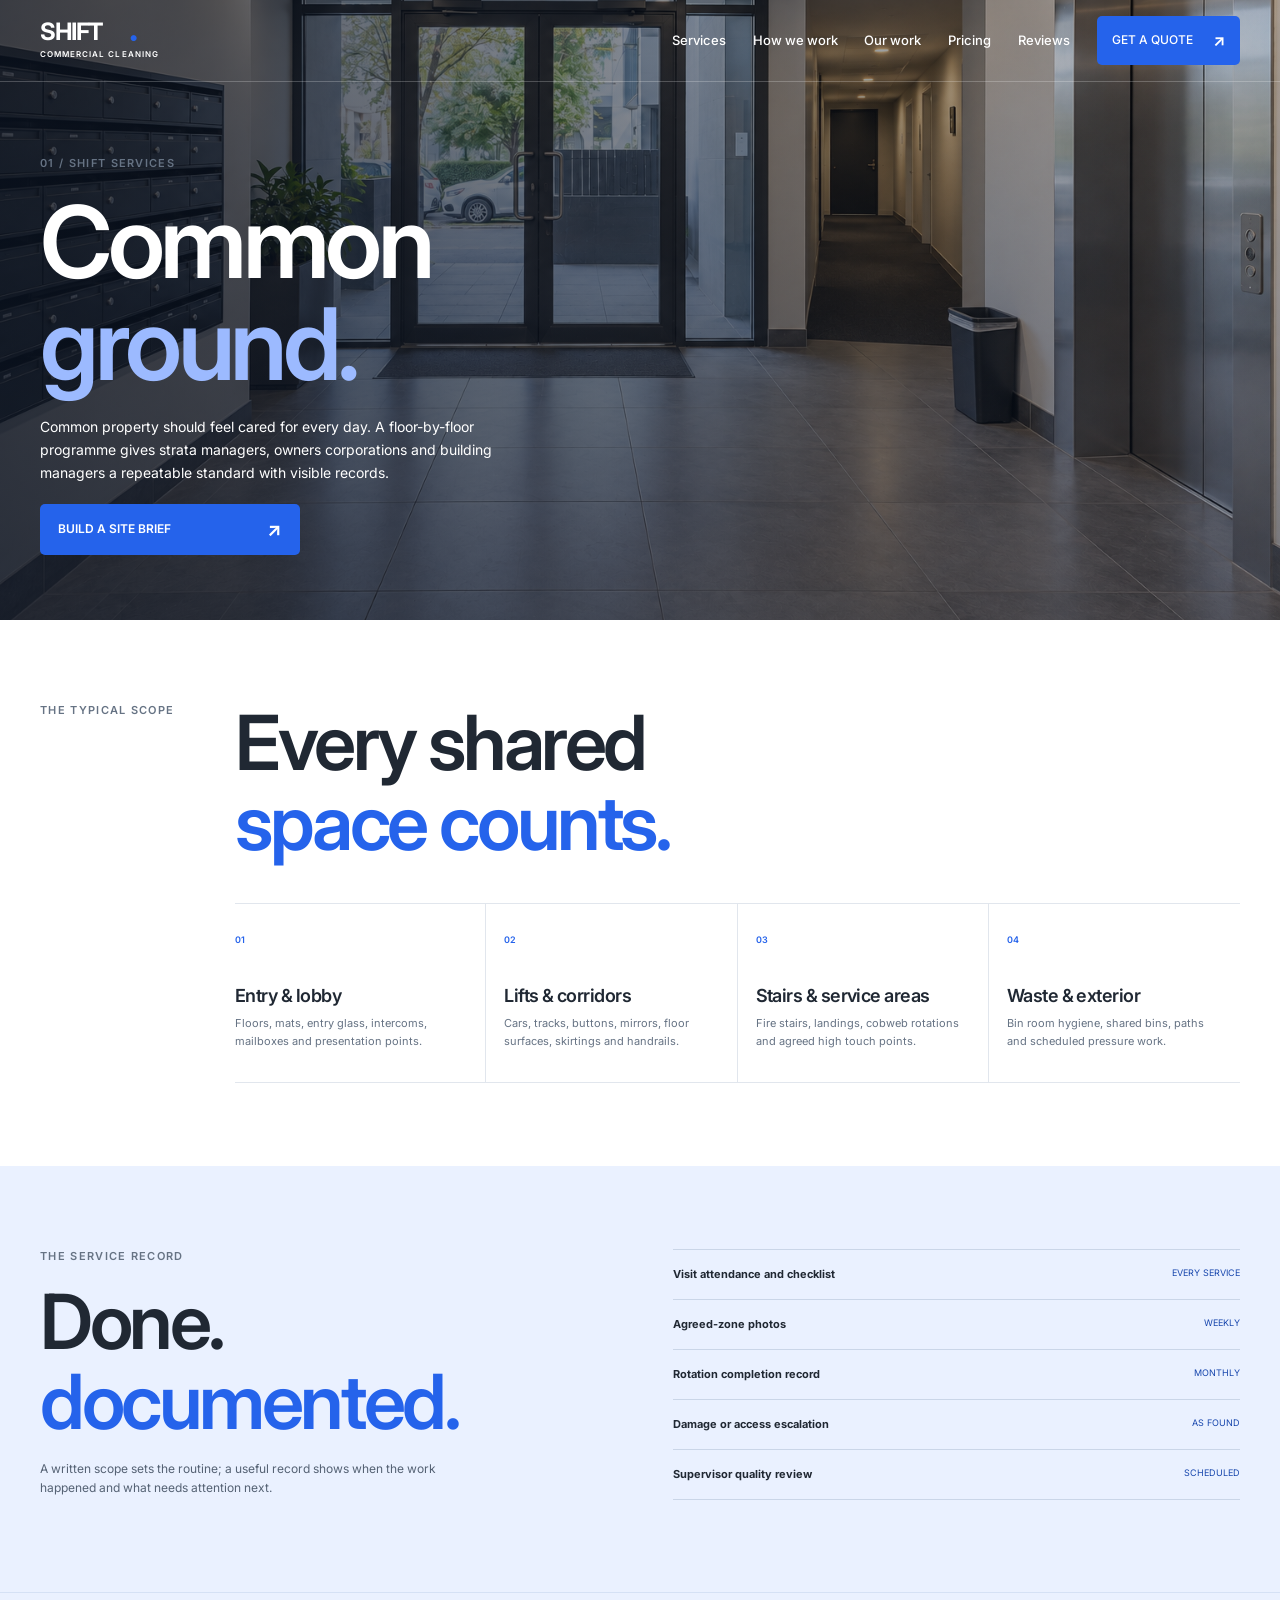
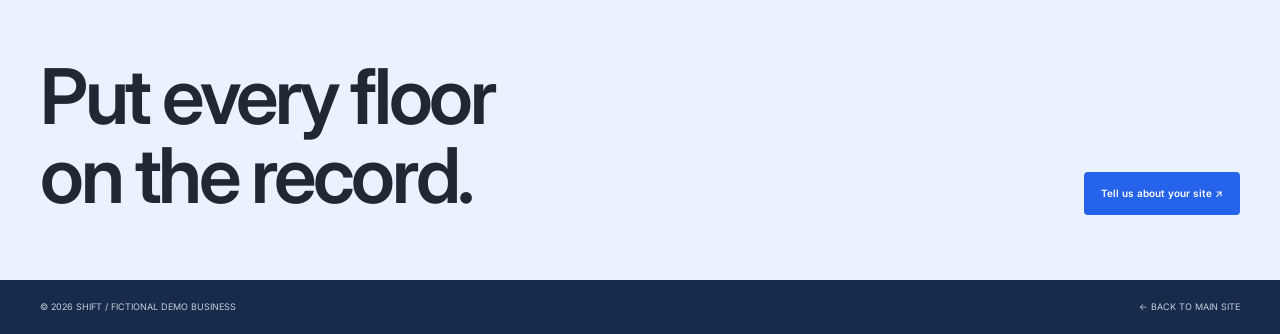
<file: industries/strata.html>
<!doctype html>
<html lang="en-AU"><head><meta charset="utf-8"><meta name="viewport" content="width=device-width, initial-scale=1">
<meta name="description" content="SHIFT commercial cleaning concept: Strata &amp; buildings."><title>Strata &amp; buildings — SHIFT</title>
<link rel="preconnect" href="https://fonts.googleapis.com"><link rel="preconnect" href="https://fonts.gstatic.com" crossorigin>
<link href="https://fonts.googleapis.com/css2?family=Inter:wght@400;500;600;700;800&display=swap" rel="stylesheet">
<link rel="stylesheet" href="../style.css?v=20261004-design4"></head><body>
<header class="site-header"><a class="logo" href="../index.html" aria-label="SHIFT home">SHIFT<span>●</span><small>COMMERCIAL CLEANING</small></a><button class="menu-toggle" type="button" aria-label="Open navigation" aria-expanded="false" aria-controls="primary-nav"><span></span><span></span></button>
<nav class="nav" id="primary-nav" aria-label="Primary navigation"><a href="../index.html#services">Services</a><a href="../index.html#approach">How we work</a><a href="../index.html#work">Our work</a><a href="../index.html#pricing">Pricing</a><a href="../index.html#reviews">Reviews</a><a class="nav-cta" href="../index.html#contact">GET A QUOTE <b>↗</b></a></nav></header>
<main><section class="detail-hero"><img src="../assets/lobby-after.png" alt="Strata &amp; buildings cleaned space"><div class="detail-hero-shade"></div><div class="layout"><p class="section-index">01 / SHIFT SERVICES</p><h1>Common<br><span>ground.</span></h1><p>Common property should feel cared for every day. A floor-by-floor programme gives strata managers, owners corporations and building managers a repeatable standard with visible records.</p><a class="arrow-button" href="../index.html#contact"><span>BUILD A SITE BRIEF</span><b>↗</b></a></div></section>
<section class="detail-intro section"><div class="layout detail-intro-grid"><p class="section-index">THE TYPICAL SCOPE</p><div><h2>Every shared<br><span>space counts.</span></h2><div class="zone-grid"><article><span>01</span><h3>Entry &amp; lobby</h3><p>Floors, mats, entry glass, intercoms, mailboxes and presentation points.</p></article><article><span>02</span><h3>Lifts &amp; corridors</h3><p>Cars, tracks, buttons, mirrors, floor surfaces, skirtings and handrails.</p></article><article><span>03</span><h3>Stairs &amp; service areas</h3><p>Fire stairs, landings, cobweb rotations and agreed high touch points.</p></article><article><span>04</span><h3>Waste &amp; exterior</h3><p>Bin room hygiene, shared bins, paths and scheduled pressure work.</p></article></div></div></div></section>
<section class="detail-controls section"><div class="layout detail-controls-grid"><div><p class="section-index">THE SERVICE RECORD</p><h2>Done.<br><span>documented.</span></h2><p>A written scope sets the routine; a useful record shows when the work happened and what needs attention next.</p></div><ul><li><strong>Visit attendance and checklist</strong><span>EVERY SERVICE</span></li><li><strong>Agreed-zone photos</strong><span>WEEKLY</span></li><li><strong>Rotation completion record</strong><span>MONTHLY</span></li><li><strong>Damage or access escalation</strong><span>AS FOUND</span></li><li><strong>Supervisor quality review</strong><span>SCHEDULED</span></li></ul></div></section>
<section class="detail-cta"><div class="layout"><h2>Put every floor<br>on the record.</h2><a href="../index.html#contact">Tell us about your site ↗</a></div></section></main>
<footer class="detail-footer"><span>© 2026 SHIFT / FICTIONAL DEMO BUSINESS</span><a href="../index.html">← BACK TO MAIN SITE</a></footer>
<script src="../script.js?v=20261004c"></script></body></html>
</file>
<file: style.css>
:root{--ink:#202833;--navy:#172b4d;--blue:#2563eb;--blue-dark:#1746ad;--blue-soft:#eaf1ff;--paper:#fff;--surface:#f5f7fa;--muted:#667384;--line:#e1e6ed;--font:'Inter',Arial,sans-serif}
*{box-sizing:border-box}html{scroll-behavior:smooth}body{margin:0;background:var(--paper);color:var(--ink);font-family:var(--font);font-size:15px;line-height:1.55;overflow-x:clip}img{display:block;max-width:100%}a{color:inherit;text-decoration:none}button,input,select,textarea{font:inherit}button{cursor:pointer}h1,h2,h3,p{margin-top:0}h1,h2,h3{font-family:var(--font);font-weight:600;letter-spacing:-.045em}h1 em,h2 em{font-style:normal;color:var(--blue)}::selection{background:#c8d9ff;color:var(--navy)}:focus-visible{outline:3px solid var(--blue);outline-offset:3px}.layout{width:min(100% - 80px,1320px);margin-inline:auto}.section{padding:clamp(72px,8vw,120px) 0}.section-index{font-size:10px;line-height:1.4;color:var(--muted);letter-spacing:.1em;font-weight:600}.pink-dot{display:inline-block;width:8px;height:8px;border-radius:50%;background:var(--blue);box-shadow:0 0 0 4px rgba(37,99,235,.14)}
.site-header{position:absolute;z-index:20;top:0;left:0;right:0;height:82px;display:flex;align-items:center;justify-content:space-between;padding:0 40px;color:var(--paper);border-bottom:1px solid rgba(255,255,255,.22)}.logo{font-size:24px;line-height:.9;font-weight:700;letter-spacing:-.06em;display:inline-grid;grid-template-columns:auto auto;align-items:center}.logo>span{font-size:8px;color:var(--blue);align-self:end;margin-left:3px}.logo small{font-size:8px;line-height:1.4;grid-column:1/-1;letter-spacing:.13em;font-weight:600;margin-top:7px}.nav{display:flex;align-items:center;gap:clamp(16px,2.1vw,30px);font-size:12px;font-weight:500}.nav>a:not(.nav-cta){transition:opacity .2s}.nav>a:not(.nav-cta):hover{opacity:.68}.nav-cta{background:var(--blue);color:#fff;padding:12px 15px;border-radius:5px;display:flex;gap:20px;align-items:center;transition:background .2s}.nav-cta:hover{background:var(--blue-dark)}.nav-cta b{font-size:16px}.menu-toggle{display:none}
.hero{min-height:88svh;min-height:max(650px,88svh);position:relative;background:#1d2633;color:#fff;display:flex;align-items:center;overflow:hidden}.hero-photo,.hero-shade{position:absolute;inset:0;width:100%;height:100%}.hero-photo{object-fit:cover;object-position:center}.hero-shade{background:linear-gradient(90deg,rgba(11,20,35,.77),rgba(11,20,35,.42) 46%,rgba(11,20,35,.12)),linear-gradient(0deg,rgba(11,20,35,.25),transparent 50%)}.hero-content{position:relative;z-index:2;padding-top:130px;padding-bottom:90px}.hero-overline{font-size:10px;font-weight:600;letter-spacing:.12em;display:flex;align-items:center;gap:12px;margin-bottom:24px}.hero h1{font-size:clamp(58px,7.6vw,104px);line-height:1.02;letter-spacing:-.06em;font-weight:600;margin:0 0 28px;max-width:760px}.hero h1 span{color:#8fb2ff}.hero-lower{display:flex;align-items:center;gap:36px;max-width:760px}.hero-lower p{font-size:15px;line-height:1.65;max-width:370px;margin:0;color:rgba(255,255,255,.88)}.arrow-button{min-width:260px;display:flex;justify-content:space-between;align-items:center;gap:22px;background:var(--blue);border-radius:5px;padding:16px 18px;font-size:11px;font-weight:600;transition:background .2s,transform .2s}.arrow-button b{font-size:19px;line-height:.7}.arrow-button:hover{background:var(--blue-dark);transform:translateY(-2px)}.hero-side{position:absolute;z-index:2;right:30px;bottom:34px;font-size:9px;font-weight:500;letter-spacing:.12em;color:rgba(255,255,255,.8)}
.signal-bar{background:var(--blue-soft);color:var(--navy)}.signal-bar .layout{display:flex;justify-content:space-between;gap:25px;padding:17px 0;font-size:9px;font-weight:600;letter-spacing:.07em}.signal-bar span{white-space:nowrap}.manifesto{background:var(--paper)}.manifesto-grid{display:grid;grid-template-columns:170px 1fr;gap:55px}.manifesto h2,.section-heading h2,.approach h2,.work h2,.pricing h2,.reviews h2,.faq h2,.contact h2{font-size:clamp(54px,6.2vw,82px);line-height:1.04;margin:0;font-weight:600}.manifesto h2 span,.section-heading h2 span,.approach h2 span,.work h2 span,.pricing h2 span,.reviews h2 span,.faq h2 span,.contact h2 span,.location h2 span{color:var(--blue)}.manifesto-copy{display:grid;grid-template-columns:1fr 1fr;gap:36px;margin:42px 0 0;border-top:1px solid var(--line);padding-top:22px}.manifesto-copy p{font-size:14px;line-height:1.75;max-width:480px;margin:0;color:#4d5968}
.services{background:var(--surface)}.section-heading{display:grid;grid-template-columns:150px 1fr 280px;gap:32px;align-items:end;margin-bottom:42px}.section-heading>p:last-child{font-size:13px;line-height:1.7;color:var(--muted);margin:0}.service-tiles{display:grid;grid-template-columns:1.15fr 1fr 1fr;gap:16px}.service-tile{min-height:440px;position:relative;overflow:hidden;background:#dce3ed;color:#fff;border-radius:8px;display:flex;flex-direction:column;justify-content:space-between;padding:20px}.service-tile img,.tile-shade{position:absolute;inset:0;width:100%;height:100%}.service-tile img{object-fit:cover;transition:transform .45s}.service-tile:hover img{transform:scale(1.035)}.tile-shade{background:linear-gradient(0deg,rgba(12,23,40,.83),rgba(12,23,40,.06) 70%)}.tile-top,.tile-bottom{position:relative;z-index:2}.tile-top{display:flex;justify-content:space-between;align-items:center;gap:15px;font-size:9px;font-weight:600;letter-spacing:.08em}.tile-top b{display:grid;place-items:center;width:34px;height:34px;border-radius:50%;background:#fff;color:var(--blue);font-size:16px}.tile-bottom h3{font-size:clamp(31px,3.2vw,44px);line-height:1.08;letter-spacing:-.05em;margin:0 0 8px;font-weight:600}.tile-bottom p{font-size:11px;line-height:1.55;max-width:360px;margin:0;color:rgba(255,255,255,.88)}
.approach{background:var(--blue-soft);color:var(--ink)}.approach-grid{display:grid;grid-template-columns:.9fr 1.1fr;gap:clamp(55px,8vw,110px)}.approach-intro>p:not(.section-index){font-size:14px;line-height:1.7;max-width:420px;color:#556274;margin:26px 0}.approach h2{margin:24px 0}.outline-link{display:inline-block;border-bottom:1px solid var(--blue);color:var(--blue-dark);padding-bottom:6px;font-size:10px;font-weight:600}.approach-list{border-top:1px solid #cbd7e8}.approach-list article{display:grid;grid-template-columns:42px 1fr;padding:21px 0;border-bottom:1px solid #cbd7e8;gap:18px}.approach-list article>span{font-size:10px;font-weight:600;color:var(--blue);padding-top:5px}.approach-list h3{font-size:22px;line-height:1.25;margin:0 0 4px;font-weight:600;letter-spacing:-.03em}.approach-list p{font-size:12px;line-height:1.65;color:#556274;max-width:470px;margin:0}
.record{background:#fff;border-top:1px solid var(--line);border-bottom:1px solid var(--line)}.record-grid{display:grid;grid-template-columns:1.8fr 1fr 1fr 1fr 42px;align-items:stretch}.record-grid>div{padding:22px 18px 22px 0;border-right:1px solid var(--line)}.record-grid>div:not(:first-child){padding-left:22px}.record-grid span,.record-grid strong,.record-grid b{display:block}.record-grid span{font-size:9px;font-weight:600;letter-spacing:.08em;color:var(--muted)}.record-grid strong{font-size:13px;margin-top:7px}.record-grid b{font-size:30px;line-height:1.1;font-weight:600;letter-spacing:-.05em;color:var(--blue);margin-bottom:4px}.record-grid>a{display:grid;place-items:center;font-size:23px;color:var(--blue)}
.work{background:#fff}.work-heading{display:grid;grid-template-columns:150px 1fr 290px;gap:30px;align-items:end;margin-bottom:38px}.work-heading>p:last-child{font-size:12px;line-height:1.65;color:var(--muted);margin:0}.work-grid{display:grid;grid-template-columns:210px 1fr;gap:14px}.scene-menu{display:flex;flex-direction:column;background:var(--surface);border-radius:7px;overflow:hidden}.scene-menu button{border:0;border-bottom:1px solid var(--line);background:transparent;color:var(--ink);display:flex;align-items:center;gap:10px;text-align:left;padding:17px 14px;font-size:11px;font-weight:600;transition:background .2s,color .2s}.scene-menu button.active,.scene-menu button:hover{background:var(--blue);color:#fff}.scene-menu button>span{font-size:9px;color:var(--muted)}.scene-menu button.active>span,.scene-menu button:hover>span{color:rgba(255,255,255,.72)}.scene-menu button b{font-size:16px;margin-left:auto}.scene-note{margin-top:auto;padding:15px;display:flex;gap:9px;align-items:center;font-size:8px;letter-spacing:.06em;color:var(--muted)}.compare{position:relative;aspect-ratio:1.72/1;background:#dce2e9;overflow:hidden;border-radius:7px}.compare-before,.compare-after img{position:absolute;inset:0;width:100%;height:100%;object-fit:cover}.compare-after{position:absolute;inset:0;clip-path:inset(0 0 0 var(--position))}.compare-line{position:absolute;z-index:4;left:var(--position);top:0;bottom:0;width:2px;background:#fff;transform:translateX(-50%);pointer-events:none}.compare-line span{position:absolute;top:50%;left:50%;transform:translate(-50%,-50%);display:grid;place-items:center;width:46px;height:46px;border-radius:50%;background:#fff;color:var(--blue);box-shadow:0 2px 12px #0003;font-size:21px}.compare input{position:absolute;z-index:6;inset:0;width:100%;height:100%;opacity:0;margin:0;cursor:ew-resize}.compare-label{position:absolute;z-index:5;bottom:16px;background:rgba(23,43,77,.86);color:#fff;border-radius:3px;padding:7px 10px;font-size:8px;font-weight:600;letter-spacing:.08em;pointer-events:none}.label-left{left:16px}.label-right{right:16px;background:var(--blue)}.work-caption{font-size:9px;font-weight:600;letter-spacing:.08em;text-align:right;color:var(--muted);margin:12px 0 0}
.pricing{background:var(--surface)}.pricing-heading{display:flex;justify-content:space-between;align-items:end;gap:40px;margin-bottom:40px}.pricing-heading>p{max-width:310px;font-size:12px;line-height:1.7;color:var(--muted);margin:0}.pricing-heading h2{margin-top:20px}.plan-list{border-top:1px solid var(--line)}.plan-list article{display:grid;grid-template-columns:1.2fr .65fr 1fr 48px;gap:22px;align-items:center;padding:23px 16px;border-bottom:1px solid var(--line);transition:background .2s}.plan-list article:hover,.plan-list article.featured{background:#fff}.plan-id>span,.plan-price small{font-size:9px;font-weight:600;letter-spacing:.06em;color:var(--muted)}.plan-id h3{font-size:22px;line-height:1.2;margin:6px 0;font-weight:600;letter-spacing:-.03em}.plan-id p{font-size:11px;line-height:1.5;margin:0;color:var(--muted)}.plan-price strong{display:block;font-size:36px;line-height:1.1;font-weight:600;letter-spacing:-.06em;color:var(--navy);margin-top:3px}.plan-list ul{list-style:none;padding:0;margin:0}.plan-list li{font-size:10px;line-height:1.55;margin:3px 0;color:#4d5968}.plan-list li:before{content:'✓';color:var(--blue);font-weight:600;margin-right:7px}.plan-list article>a{font-size:19px;width:38px;height:38px;display:grid;place-items:center;border:1px solid #cbd4e1;border-radius:50%;color:var(--blue)}.plan-list article>a:hover{background:var(--blue);color:#fff;border-color:var(--blue)}.pricing-note{font-size:10px;line-height:1.6;color:var(--muted);margin:16px 0 0}
.reviews{background:var(--blue-soft);color:var(--ink)}.reviews-grid{display:grid;grid-template-columns:1fr 1fr;gap:clamp(55px,8vw,110px);align-items:center}.reviews h2{margin:24px 0}.reviews h2 span{color:var(--blue)}.review-disclaimer{max-width:390px;font-size:11px;line-height:1.6;color:var(--muted)}.review-panel{background:#fff;border:1px solid var(--line);border-radius:8px;min-height:390px;padding:25px;display:flex;flex-direction:column;box-shadow:0 8px 30px rgba(23,43,77,.05)}.review-controls{display:flex;justify-content:space-between;align-items:center;gap:16px;font-size:8px;font-weight:600;letter-spacing:.07em;color:var(--muted)}.review-controls>div{display:flex;gap:6px}.review-controls button{width:34px;height:34px;background:#fff;border:1px solid var(--line);border-radius:50%;color:var(--blue);font-size:16px}.review-controls button:hover{background:var(--blue);color:#fff}.review-panel blockquote{margin:auto 0}.review-panel blockquote>p{font-size:clamp(25px,3vw,40px);font-weight:500;line-height:1.18;letter-spacing:-.045em;margin:30px 0}.review-panel blockquote footer{display:flex;justify-content:space-between;gap:15px;border-top:1px solid var(--line);padding-top:15px;font-size:10px;font-style:normal}.review-panel blockquote footer span{color:var(--muted)}.review-progress{font-size:11px;color:var(--muted);margin-top:18px}.review-progress span{color:var(--blue);font-weight:600}
.location{height:540px;position:relative;background:var(--surface);overflow:hidden}.location-map,.location-map iframe{position:absolute;inset:0;width:100%;height:100%;border:0}.location-map iframe{filter:grayscale(.85) contrast(1.05)}.location-card{position:absolute;z-index:2;top:45px;bottom:45px;left:max(40px,calc((100% - 1320px)/2));width:min(470px,calc(100% - 80px));background:#fff;border-radius:8px;padding:34px;display:flex;flex-direction:column;box-shadow:0 10px 35px rgba(18,33,56,.12)}.location h2{font-size:clamp(42px,4.5vw,62px);line-height:1.02;margin:18px 0}.location h2 span{color:var(--blue)}.location-card>p:not(.section-index){font-size:12px;line-height:1.65;color:var(--muted)}.location-chips{display:flex;flex-wrap:wrap;gap:6px;margin:14px 0 22px}.location-chips span{font-size:8px;font-weight:600;border:1px solid var(--line);border-radius:3px;padding:6px 8px;color:#536171}.location-card>a{margin-top:auto;background:var(--blue);color:#fff;font-size:10px;font-weight:600;padding:13px 15px;border-radius:4px;align-self:start}
.faq{background:#fff}.faq-grid{display:grid;grid-template-columns:.8fr 1.2fr;gap:75px}.faq h2{margin:23px 0}.faq details{border-top:1px solid var(--line)}.faq details:last-child{border-bottom:1px solid var(--line)}.faq summary{list-style:none;cursor:pointer;display:flex;justify-content:space-between;gap:16px;font-size:14px;font-weight:500;padding:18px 0}.faq summary::-webkit-details-marker{display:none}.faq summary:after{content:'+';font-size:18px;color:var(--blue)}.faq details[open] summary:after{content:'−'}.faq details p{font-size:12px;line-height:1.65;max-width:600px;margin:0 0 18px;color:var(--muted)}
.contact{background:var(--surface);color:var(--ink)}.contact-grid{display:grid;grid-template-columns:.85fr 1.15fr;gap:clamp(55px,8vw,110px)}.contact h2{margin:23px 0}.contact-intro>p:not(.section-index){font-size:13px;line-height:1.7;color:var(--muted);max-width:440px}.contact-direct{border-top:1px solid var(--line);display:flex;flex-direction:column;gap:8px;padding-top:16px;margin-top:45px}.contact-direct span{font-size:9px;font-weight:600;letter-spacing:.1em;color:var(--muted);margin-bottom:5px}.contact-direct a{font-size:12px;color:var(--blue-dark)}.quote-form{background:#fff;border:1px solid var(--line);border-radius:8px;color:var(--ink);padding:clamp(22px,3.5vw,42px);box-shadow:0 8px 30px rgba(23,43,77,.04)}.form-top{display:flex;justify-content:space-between;gap:20px;border-bottom:1px solid var(--line);padding-bottom:14px;margin-bottom:22px;font-size:9px;font-weight:600;letter-spacing:.08em;color:var(--muted)}.form-fields{display:grid;grid-template-columns:1fr 1fr;gap:20px}.quote-form label,.quote-form legend{display:block;font-size:10px;font-weight:600}.quote-form input:not([type=checkbox]):not([type=file]),.quote-form select,.quote-form textarea{display:block;width:100%;border:1px solid var(--line);border-radius:4px;background:#fff;color:var(--ink);padding:10px 11px;margin-top:6px;font-size:12px}.quote-form textarea{resize:vertical}.quote-form fieldset{border:0;padding:20px 0;margin:0}.checkboxes{display:flex;gap:6px;flex-wrap:wrap;margin-top:11px}.checkboxes label{font-size:9px;border:1px solid var(--line);border-radius:4px;padding:8px 9px;cursor:pointer}.checkboxes label:has(input:checked){background:var(--blue);color:#fff;border-color:var(--blue)}.checkboxes input{accent-color:var(--blue)}.full-field{margin-bottom:18px}.file-field{margin:18px 0}.file-field input{display:block;max-width:100%;margin-top:8px;font-size:10px}.file-field small{display:block;font-size:9px;color:var(--muted);margin-top:5px}.form-error{font-size:11px;color:#ad2441}.submit-button{border:0;border-radius:4px;background:var(--blue);color:#fff;padding:14px 16px;width:100%;display:flex;justify-content:space-between;font-size:10px;font-weight:600;letter-spacing:.04em}.submit-button:hover{background:var(--blue-dark)}.submit-button b{font-size:17px}.form-result{border-left:3px solid var(--blue);padding:15px;margin-top:18px;background:var(--blue-soft);font-size:11px;line-height:1.55}.form-result h3{font-size:22px;margin:0 0 6px}.form-result p{margin:4px 0}
.site-footer{background:var(--navy);color:#fff;padding:62px 0 20px}.footer-top{display:grid;grid-template-columns:1.5fr 1fr;gap:60px;padding-bottom:55px}.footer-top h2{font-size:clamp(48px,6vw,78px);line-height:.95;margin:45px 0 0;font-weight:600}.footer-links{display:grid;grid-template-columns:1fr 1fr;gap:30px}.footer-links>div{display:flex;flex-direction:column;gap:11px;font-size:11px}.footer-links b{font-size:9px;color:#9dbaff;letter-spacing:.08em;margin-bottom:8px}.footer-links a:hover,.footer-bottom a:hover{color:#9dbaff}.footer-bottom{border-top:1px solid rgba(255,255,255,.2);display:flex;justify-content:space-between;gap:18px;padding-top:16px;font-size:8px;letter-spacing:.08em;color:#c5ceda}
/* Service pages */
.detail-hero{min-height:620px;position:relative;color:#fff;background:#1d2633;display:flex;align-items:end;overflow:hidden}.detail-hero>img,.detail-hero-shade{position:absolute;inset:0;width:100%;height:100%}.detail-hero>img{object-fit:cover}.detail-hero-shade{background:linear-gradient(90deg,rgba(11,20,35,.75),rgba(11,20,35,.22)),linear-gradient(0deg,rgba(11,20,35,.34),transparent)}.detail-hero .layout{position:relative;z-index:2;padding-top:155px;padding-bottom:65px}.detail-hero h1{font-size:clamp(62px,8vw,100px);line-height:1.02;max-width:900px;margin:20px 0;font-weight:600}.detail-hero h1 span{color:#9cbaff}.detail-hero p:not(.section-index){font-size:14px;line-height:1.65;max-width:510px}.detail-hero .arrow-button{margin-top:20px;width:max-content}.detail-intro{background:#fff}.detail-intro-grid{display:grid;grid-template-columns:150px 1fr;gap:45px}.detail-intro h2,.detail-controls h2{font-size:clamp(48px,6vw,76px);line-height:1.05;margin:0 0 40px;font-weight:600}.detail-intro h2 span,.detail-controls h2 span{color:var(--blue)}.zone-grid{display:grid;grid-template-columns:repeat(4,1fr);border-top:1px solid var(--line);border-bottom:1px solid var(--line)}.zone-grid article{padding:22px 18px 20px 0;border-right:1px solid var(--line)}.zone-grid article+article{padding-left:18px}.zone-grid article:last-child{border-right:0}.zone-grid article>span{font-size:9px;font-weight:600;color:var(--blue)}.zone-grid h3{font-size:18px;line-height:1.3;margin:35px 0 8px;font-weight:600;letter-spacing:-.03em}.zone-grid p{font-size:11px;line-height:1.6;color:var(--muted)}.detail-controls{background:var(--blue-soft);color:var(--ink)}.detail-controls-grid{display:grid;grid-template-columns:1fr 1fr;gap:65px}.detail-controls h2{margin:18px 0}.detail-controls-grid>div>p:last-child{font-size:12px;max-width:420px;color:#556274}.detail-controls ul{list-style:none;padding:0;margin:0;border-top:1px solid #cad6e8}.detail-controls li{border-bottom:1px solid #cad6e8;padding:16px 0;display:flex;justify-content:space-between;gap:18px;font-size:11px}.detail-controls li span{font-size:9px;color:var(--blue-dark);text-align:right}.detail-cta{background:var(--blue-soft);padding:65px 0;border-top:1px solid #d5e1f5}.detail-cta .layout{display:flex;justify-content:space-between;align-items:end;gap:40px}.detail-cta h2{font-size:clamp(48px,6vw,78px);line-height:1.02;margin:0;font-weight:600}.detail-cta a{background:var(--blue);color:#fff;border-radius:4px;padding:14px 17px;white-space:nowrap;font-size:10px;font-weight:600}.detail-cta a:hover{background:var(--blue-dark)}.detail-footer{background:var(--navy);color:#c5ceda;padding:20px 40px;display:flex;justify-content:space-between;gap:18px;font-size:9px}
@media(max-width:1000px){.layout{width:min(100% - 56px,1320px)}.section-heading,.work-heading{grid-template-columns:120px 1fr 220px;gap:22px}.service-tile{min-height:380px}.tile-bottom h3{font-size:36px}.plan-list article{grid-template-columns:1.1fr .6fr 1fr 40px;gap:15px}.location-card{left:28px}}
@media(max-width:780px){.site-header{height:72px;padding:0 24px}.menu-toggle{display:grid;place-content:center;gap:5px;background:var(--blue);border:0;border-radius:4px;width:40px;height:40px;z-index:22}.menu-toggle span{width:18px;height:2px;background:#fff}.nav{display:none;position:absolute;left:0;right:0;top:72px;background:var(--navy);padding:12px 24px 22px;box-shadow:0 12px 26px rgba(0,0,0,.16)}.nav.open{display:flex;flex-direction:column;align-items:stretch;gap:0}.nav a{padding:12px 0;border-bottom:1px solid rgba(255,255,255,.13)}.nav .nav-cta{margin-top:12px;padding:13px;border:0;justify-content:space-between}.layout{width:min(100% - 44px,1320px)}.hero{min-height:700px}.hero h1{font-size:clamp(56px,10vw,78px)}.hero-lower{align-items:start;flex-direction:column;gap:22px}.arrow-button{min-width:240px}.manifesto-grid,.detail-intro-grid{grid-template-columns:1fr;gap:22px}.manifesto h2,.section-heading h2,.approach h2,.work h2,.pricing h2,.reviews h2,.faq h2,.contact h2{font-size:clamp(48px,8vw,68px)}.manifesto-copy{margin-top:28px}.section-heading,.work-heading{display:block}.section-heading h2,.work-heading h2{margin:15px 0}.section-heading>p:last-child,.work-heading>p:last-child{max-width:540px;margin-top:16px}.service-tiles{grid-template-columns:1fr 1fr}.tile-strata{grid-column:1/-1}.service-tile{min-height:360px}.approach-grid,.reviews-grid,.faq-grid,.contact-grid,.detail-controls-grid{grid-template-columns:1fr;gap:45px}.approach h2{max-width:550px}.record-grid{grid-template-columns:1.4fr repeat(3,1fr)}.record-grid>a{display:none}.work-grid{grid-template-columns:1fr}.scene-menu{flex-direction:row;flex-wrap:wrap}.scene-menu button{flex:1;min-width:130px}.compare{aspect-ratio:1.55/1}.plan-list article{grid-template-columns:1fr .7fr 1fr 38px}.footer-top{grid-template-columns:1fr;gap:42px}.footer-top h2{margin-top:30px}.zone-grid{grid-template-columns:1fr 1fr}.zone-grid article:nth-child(2){border-right:0}.zone-grid article:nth-child(n+3){border-top:1px solid var(--line)}.detail-cta .layout{display:block}.detail-cta a{display:inline-block;margin-top:24px}}
@media(max-width:560px){.layout{width:min(100% - 36px,1320px)}.section{padding:70px 0}.site-header{padding:0 18px}.nav{padding-inline:18px}.hero{min-height:680px}.hero-photo{object-position:61% center}.hero-shade{background:linear-gradient(90deg,rgba(11,20,35,.78),rgba(11,20,35,.27)),linear-gradient(0deg,rgba(11,20,35,.32),transparent)}.hero-content{padding-top:120px;padding-bottom:55px}.hero-overline{font-size:8px;letter-spacing:.08em}.hero h1{font-size:clamp(50px,12vw,68px);line-height:1.04;margin-bottom:22px}.hero-lower p{font-size:13px}.hero-side{font-size:8px;right:18px;bottom:16px}.signal-bar{overflow-x:auto}.signal-bar .layout{width:max-content;gap:24px;padding:15px 18px}.manifesto h2,.section-heading h2,.approach h2,.work h2,.pricing h2,.reviews h2,.faq h2,.contact h2{font-size:clamp(43px,10.5vw,58px)}.manifesto-copy{display:block}.manifesto-copy p+p{margin-top:14px}.section-heading{margin-bottom:28px}.service-tiles{display:block}.service-tile,.tile-strata{min-height:330px;margin-top:10px}.tile-bottom h3{font-size:31px}.approach-list article{grid-template-columns:32px 1fr;padding:17px 0}.approach-list h3{font-size:19px}.record-grid{grid-template-columns:1fr 1fr}.record-grid>div:first-child{grid-column:1/-1}.record-grid>div:nth-child(2){padding-left:0}.record-grid>div:nth-child(3){border-right:0}.record-grid>div:nth-child(4){display:none}.work-heading{margin-bottom:26px}.scene-menu{overflow-x:auto;flex-wrap:nowrap}.scene-menu button{flex:none;min-width:116px;padding:13px 10px;font-size:10px}.scene-menu button b{display:none}.compare{aspect-ratio:1/1}.compare-line span{width:40px;height:40px;font-size:19px}.compare-label{font-size:7px;bottom:9px;padding:6px 8px}.label-left{left:9px}.label-right{right:9px}.work-caption{text-align:left;font-size:8px}.pricing-heading{display:block}.pricing-heading>p{margin:18px 0 0}.plan-list article{grid-template-columns:1fr 38px;gap:15px;padding:21px 4px}.plan-id{grid-column:1}.plan-price{grid-column:1}.plan-list ul{grid-column:1}.plan-list article>a{grid-column:2;grid-row:1;align-self:start}.plan-id h3{font-size:20px}.plan-price strong{font-size:32px}.review-panel{min-height:330px;padding:18px}.review-panel blockquote>p{font-size:29px}.review-panel blockquote footer{font-size:9px}.location{height:660px}.location-card{left:16px;right:16px;top:18px;bottom:auto;width:auto;min-height:440px;padding:24px}.location h2{font-size:43px}.faq-grid{gap:28px}.faq summary{font-size:12px}.form-fields{grid-template-columns:1fr}.quote-form{padding:21px}.contact-direct{margin-top:30px}.footer-top{padding-bottom:40px}.footer-top h2{font-size:54px}.footer-links{gap:20px}.footer-bottom{display:block}.footer-bottom a{display:block;margin-top:12px}.detail-hero{min-height:580px}.detail-hero h1{font-size:clamp(52px,11vw,72px)}.detail-hero .layout{padding-bottom:48px}.detail-intro h2,.detail-controls h2{font-size:clamp(43px,10vw,58px)}.zone-grid{grid-template-columns:1fr}.zone-grid article,.zone-grid article+article{border-right:0;border-top:1px solid var(--line);padding:18px 0}.zone-grid article:first-child{border-top:0}.zone-grid h3{margin:18px 0 6px}.detail-cta h2{font-size:clamp(43px,10vw,58px)}.detail-footer{padding:20px 18px;flex-wrap:wrap;font-size:8px}}
@media(prefers-reduced-motion:reduce){html{scroll-behavior:auto}*,*:before,*:after{animation-duration:.01ms!important;transition-duration:.01ms!important}}
.reviews-heading{display:flex;align-items:end;justify-content:space-between;gap:36px;margin-bottom:32px}.reviews-heading .review-disclaimer{max-width:330px;margin:0 0 5px}.reviews-heading h2{margin-top:18px}.quote-marquee{border-top:1px solid var(--line);padding-top:14px}.marquee-tools{display:flex;justify-content:space-between;align-items:center;margin-bottom:12px;color:var(--muted);font-size:9px;font-weight:600;letter-spacing:.08em}.marquee-control{border:1px solid var(--line);border-radius:4px;background:#fff;color:var(--blue-dark);padding:7px 11px;font-size:10px;letter-spacing:0}.marquee-control:hover{border-color:var(--blue);background:var(--blue-soft)}.quote-window{overflow:hidden;width:100%;border-radius:8px}.quote-track{display:flex;width:max-content;animation:testimonial-loop 48s linear infinite;will-change:transform}.quote-set{display:flex;gap:14px;padding-right:14px}.quote-card{width:clamp(280px,31vw,390px);min-height:230px;flex:0 0 auto;background:#fff;border:1px solid var(--line);border-radius:8px;padding:22px;display:flex;flex-direction:column;box-shadow:0 5px 18px rgba(23,43,77,.04)}.quote-card>span{font-size:9px;font-weight:600;letter-spacing:.08em;color:var(--blue)}.quote-card p{font-size:17px;line-height:1.5;letter-spacing:-.02em;margin:18px 0 20px;color:var(--ink)}.quote-card strong{margin-top:auto;font-size:10px;font-weight:600;color:var(--muted)}@keyframes testimonial-loop{to{transform:translateX(-50%)}}.quote-marquee:hover .quote-track,.quote-marquee.is-paused .quote-track{animation-play-state:paused}
@media(max-width:780px){.reviews-heading{display:block}.reviews-heading .review-disclaimer{max-width:500px;margin-top:16px}}
@media(max-width:560px){.quote-card{width:280px;min-height:210px;padding:18px}.quote-card p{font-size:15px}.marquee-tools{font-size:8px}.quote-track{animation-duration:42s}}
@media(prefers-reduced-motion:reduce){.quote-track{animation:none!important;transform:none}.quote-window{overflow-x:auto}.quote-set[aria-hidden="true"],.marquee-control{display:none}}

/* Design-first refinement: legible site records and a clearer service rhythm. */
.section{padding-block:clamp(70px,6.5vw,104px)}
.section-index,.hero-overline{font-size:11px;letter-spacing:.12em}
.nav{font-size:13px}
.nav-cta,.arrow-button{font-size:12px}
.hero-lower p{font-size:17px;max-width:410px}
.hero-proof{position:absolute;z-index:3;right:clamp(30px,5vw,90px);bottom:82px;width:272px;background:rgba(16,32,55,.92);color:#fff;padding:20px 22px 16px;border-top:3px solid #82aaff;box-shadow:0 22px 60px rgba(3,12,26,.28);backdrop-filter:blur(10px)}
.hero-proof>span{display:block;color:#b8cfff;font-size:9px;font-weight:700;letter-spacing:.13em;margin-bottom:12px}
.hero-proof>div{display:flex;align-items:center;gap:14px;border-top:1px solid rgba(255,255,255,.16);padding:9px 0;font-size:12px;font-weight:600}
.hero-proof b{color:#8fb2ff;font-size:10px;letter-spacing:.08em}
.hero-side{bottom:30px}
.manifesto-copy p,.section-heading>p:last-child,.work-heading>p:last-child,.approach-intro>p:not(.section-index){font-size:15px}
.tile-top{font-size:10px}
.tile-bottom p{font-size:13px;line-height:1.55}
.service-tile{border-radius:4px}
.approach-list h3{font-size:24px}
.approach-list p{font-size:14px}
.record-grid span{font-size:10px}
.scene-menu button{font-size:12px}
.scene-note{font-size:10px}
.pricing-heading>p{font-size:14px}
.plan-list article{padding-block:30px}
.plan-list article.featured{border-left:4px solid var(--blue);box-shadow:0 10px 30px rgba(23,43,77,.06)}
.plan-id>span,.plan-price small{font-size:11px}
.plan-id h3{font-size:25px}
.plan-id p,.plan-list li{font-size:14px;line-height:1.55}
.plan-price strong{font-size:40px}
.pricing-note,.review-disclaimer{font-size:12px}
.faq summary{font-size:16px}
.faq details p{font-size:14px}
.contact-intro>p:not(.section-index){font-size:15px}
.quote-form label,.quote-form legend{font-size:12px}
.quote-form input:not([type=checkbox]):not([type=file]),.quote-form select,.quote-form textarea{font-size:14px;padding:12px}
.submit-button{font-size:12px}
@media(max-width:1000px){.hero-proof{right:30px;bottom:78px;width:235px;padding:16px}}
@media(max-width:780px){.hero-proof{display:none}.section{padding-block:70px}}
@media(max-width:560px){.hero-lower p{font-size:14px}.tile-bottom p{font-size:12px}.plan-list article{padding-block:22px}.plan-id h3{font-size:22px}.plan-price strong{font-size:34px}.quote-form label,.quote-form legend{font-size:12px}.signal-bar{overflow:visible}.signal-bar .layout{width:min(100% - 36px,1320px);display:grid;grid-template-columns:1fr 1fr;gap:10px 16px;padding:16px 0}.signal-bar span{white-space:normal;font-size:9px;line-height:1.35}.scene-menu{scrollbar-width:none}.scene-menu::-webkit-scrollbar{display:none}}
</file>
